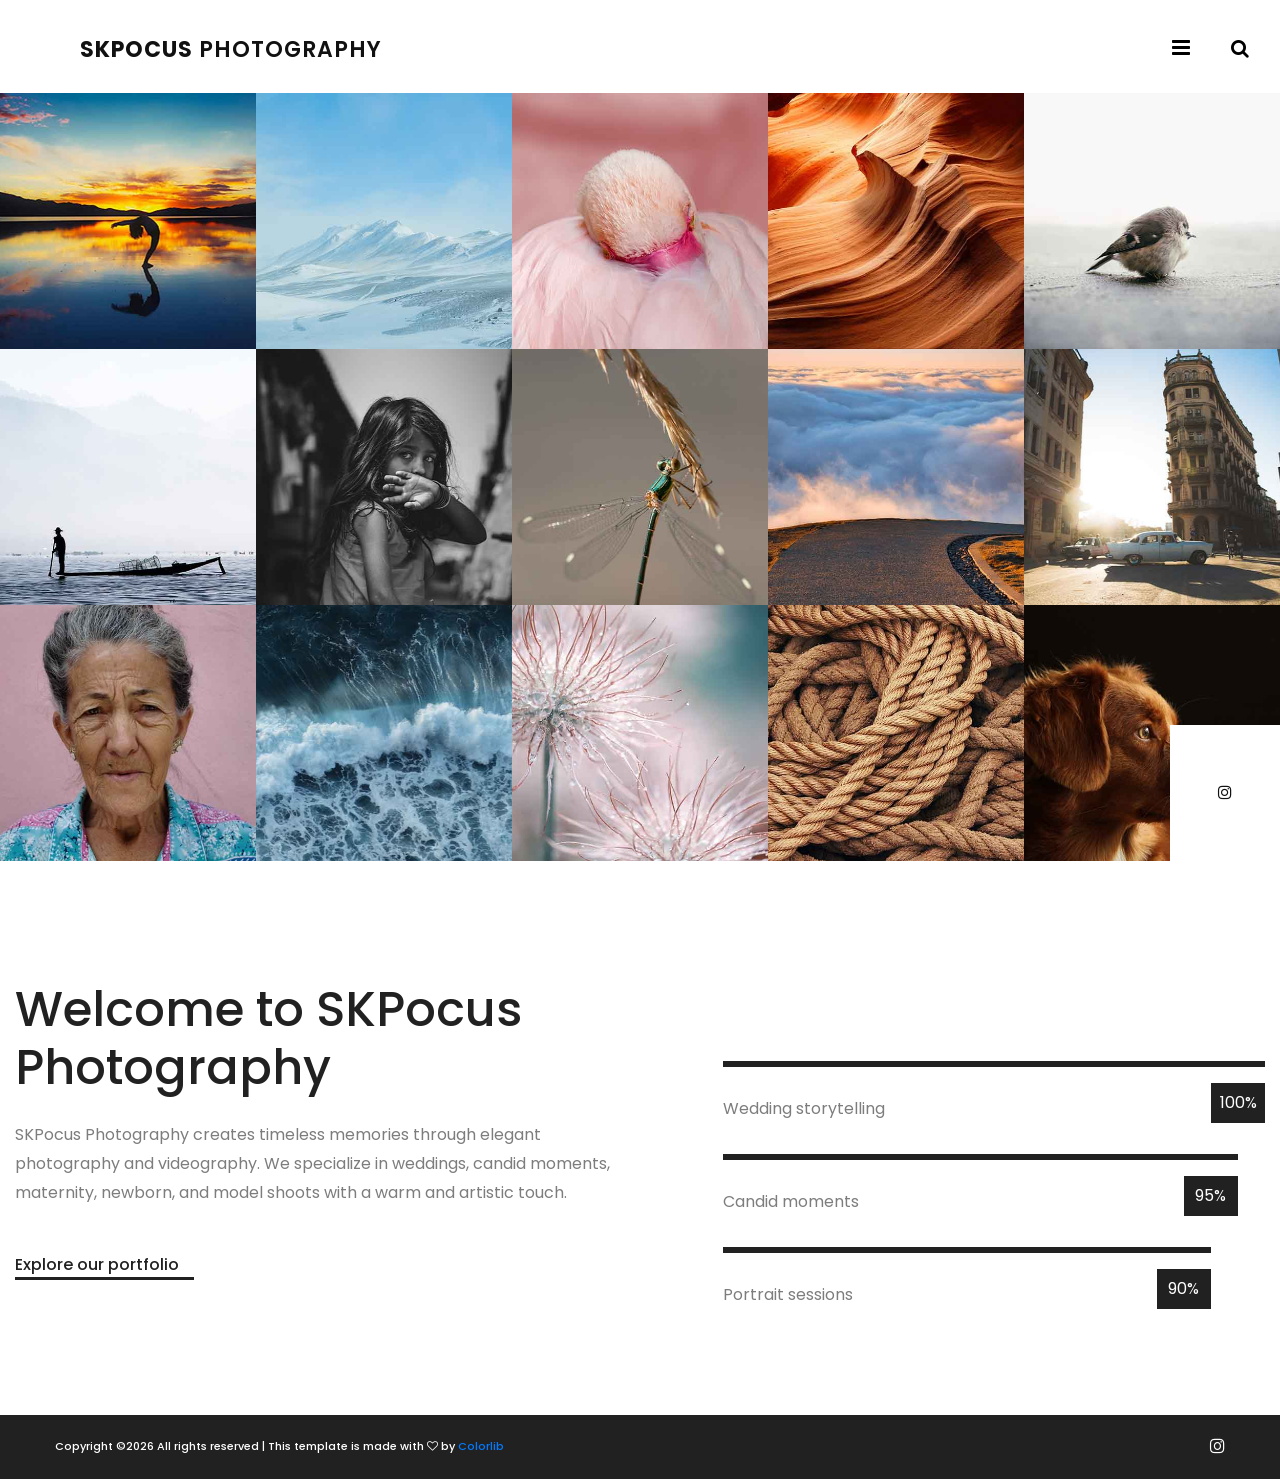
<file: index.html>
<!DOCTYPE html>
<html lang="zxx">
<head>
	<title>SKPocus Photography | Photography & Videography</title>
	<meta charset="UTF-8">
	<meta name="description" content="SKPocus Photography offers photography and videography for weddings, candid moments, maternity, newborn, and model shoots in Chennai, Tamil Nadu.">
	<meta name="keywords" content="photography, videography, wedding, candid, maternity, newborn, model shoot, Chennai">
	<meta name="viewport" content="width=device-width, initial-scale=1.0">
	
	<!-- Favicon -->
	<link href="img/favicon.ico" rel="shortcut icon"/>

	<!-- Google font -->
	<link href="https://fonts.googleapis.com/css?family=Poppins:300,300i,400,400i,500,500i,600,600i,700,700i&display=swap" rel="stylesheet">

	<!-- Stylesheets -->
	<link rel="stylesheet" href="css/bootstrap.min.css"/>
	<link rel="stylesheet" href="css/font-awesome.min.css"/>
	<link rel="stylesheet" href="css/magnific-popup.css"/>
	<link rel="stylesheet" href="css/slicknav.min.css"/>
	<link rel="stylesheet" href="css/owl.carousel.min.css"/>

	<!-- Main Stylesheets -->
	<link rel="stylesheet" href="css/style.css"/>


	<!--[if lt IE 9]>
		<script src="https://oss.maxcdn.com/html5shiv/3.7.2/html5shiv.min.js"></script>
		<script src="https://oss.maxcdn.com/respond/1.4.2/respond.min.js"></script>
	<![endif]-->

</head>
<body>
	<!-- Page Preloder -->
	<div id="preloder">
		<div class="loader"></div>
	</div>

	<!-- Header section  -->
	<header class="header-section">
		<a href="index.html" class="site-logo"><span class="brand-mark">SKPOCUS</span> PHOTOGRAPHY</a>
		<div class="header-controls">
			<button class="nav-switch-btn"><i class="fa fa-bars"></i></button>
			<button class="search-btn"><i class="fa fa-search"></i></button>
		</div>
		<ul class="main-menu">
			<li><a href="index.html">Home</a></li>
			<li><a href="about.html">About US</a></li>
			<li>
				<a href="portfolio.html">Portfolio</a>
				<ul class="sub-menu">
					<!-- wedding, candid, maternity, newborn, and model shoot work -->
					<li><a href="portfolio-1.html">Wedding Photography</a></li>
					<li><a href="portfolio-2.html">Candid Photography</a></li>
					<li><a href="portfolio-3.html">Maternity Photography</a></li>
					<li><a href="portfolio-4.html">Newborn Photography</a></li>
					<li><a href="portfolio-5.html">Model Photography</a></li>
				</ul>
			</li>

			<li><a href="contact.html">Contact</a></li>
			<li class="search-mobile">
				<button class="search-btn"><i class="fa fa-search"></i></button>
			</li>
		</ul>
	</header>
	<div class="clearfix"></div>
	<!-- Header section end  -->

	<!-- Hero section  -->
	<div class="hero-section">
		<div class="hero-slider owl-carousel">
			<div class="hero-item portfolio-item set-bg" data-setbg="img/portfolio/1.jpg">
				<a href="portfolio.html" class="hero-link">
					<h2>Take a look at my Portfolio</h2>
				</a>
			</div>
			<div class="hero-item portfolio-item set-bg" data-setbg="img/portfolio/2.jpg">
				<a href="portfolio.html" class="hero-link">
					<h2>Take a look at my Portfolio</h2>
				</a>
			</div>
			<div class="hero-item portfolio-item set-bg" data-setbg="img/portfolio/3.jpg">
				<a href="portfolio.html" class="hero-link">
					<h2>Take a look at my Portfolio</h2>
				</a>
			</div>
			<div class="hero-item portfolio-item set-bg" data-setbg="img/portfolio/4.jpg">
				<a href="portfolio.html" class="hero-link">
					<h2>Take a look at my Portfolio</h2>
				</a>
			</div>
			<div class="hero-item portfolio-item set-bg" data-setbg="img/portfolio/5.jpg">
				<a href="portfolio.html" class="hero-link">
					<h2>Take a look at my Portfolio</h2>
				</a>
			</div>
			<div class="hero-item portfolio-item set-bg" data-setbg="img/portfolio/6.jpg">
				<a href="portfolio.html" class="hero-link">
					<h2>Take a look at my Portfolio</h2>
				</a>
			</div>
			<div class="hero-item portfolio-item set-bg" data-setbg="img/portfolio/7.jpg">
				<a href="portfolio.html" class="hero-link">
					<h2>Take a look at my Portfolio</h2>
				</a>
			</div>
		</div>
		<div class="hero-slider owl-carousel">
			<div class="hero-item portfolio-item set-bg" data-setbg="img/portfolio/8.jpg">
				<a href="portfolio.html" class="hero-link">
					<h2>Take a look at my Portfolio</h2>
				</a>
			</div>
			<div class="hero-item portfolio-item set-bg" data-setbg="img/portfolio/9.jpg">
				<a href="portfolio.html" class="hero-link">
					<h2>Take a look at my Portfolio</h2>
				</a>
			</div>
			<div class="hero-item portfolio-item set-bg" data-setbg="img/portfolio/10.jpg">
				<a href="portfolio.html" class="hero-link">
					<h2>Take a look at my Portfolio</h2>
				</a></div>
			<div class="hero-item portfolio-item set-bg" data-setbg="img/portfolio/11.jpg">
				<a href="portfolio.html" class="hero-link">
					<h2>Take a look at my Portfolio</h2>
				</a>
			</div>
			<div class="hero-item portfolio-item set-bg" data-setbg="img/portfolio/12.jpg">
				<a href="portfolio.html" class="hero-link">
					<h2>Take a look at my Portfolio</h2>
				</a>
			</div>
			<div class="hero-item portfolio-item set-bg" data-setbg="img/portfolio/13.jpg">
				<a href="portfolio.html" class="hero-link">
					<h2>Take a look at my Portfolio</h2>
				</a>
			</div>
			<div class="hero-item portfolio-item set-bg" data-setbg="img/portfolio/14.jpg">
				<a href="portfolio.html" class="hero-link">
					<h2>Take a look at my Portfolio</h2>
				</a>
			</div>
		</div>
		<div class="hero-slider owl-carousel">
			<div class="hero-item portfolio-item set-bg" data-setbg="img/portfolio/15.jpg">
				<a href="portfolio.html" class="hero-link">
					<h2>Take a look at my Portfolio</h2>
				</a>
			</div>
			<div class="hero-item portfolio-item set-bg" data-setbg="img/portfolio/16.jpg">
				<a href="portfolio.html" class="hero-link">
					<h2>Take a look at my Portfolio</h2>
				</a>
			</div>
			<div class="hero-item portfolio-item set-bg" data-setbg="img/portfolio/17.jpg">
				<a href="portfolio.html" class="hero-link">
					<h2>Take a look at my Portfolio</h2>
				</a>
			</div>
			<div class="hero-item portfolio-item set-bg" data-setbg="img/portfolio/18.jpg">
				<a href="portfolio.html" class="hero-link">
					<h2>Take a look at my Portfolio</h2>
				</a>
			</div>
			<div class="hero-item portfolio-item set-bg" data-setbg="img/portfolio/19.jpg">
				<a href="portfolio.html" class="hero-link">
					<h2>Take a look at my Portfolio</h2>
				</a>
			</div>
			<div class="hero-item portfolio-item set-bg" data-setbg="img/portfolio/20.jpg">
				<a href="portfolio.html" class="hero-link">
					<h2>Take a look at my Portfolio</h2>
				</a>
			</div>
			<div class="hero-item portfolio-item set-bg" data-setbg="img/portfolio/21.jpg">
				<a href="portfolio.html" class="hero-link">
					<h2>Take a look at my Portfolio</h2>
				</a>
			</div>
		</div>
		<div class="hero-social-links">
			<!--<a href=""><i class="fa fa-pinterest"></i></a>-->
			<!--<a href=""><i class="fa fa-facebook"></i></a> -->
			<!--<a href=""><i class="fa fa-twitter"></i></a>-->
			<!--<a href=""><i class="fa fa-dribbble"></i></a>-->
			<!--<a href=""><i class="fa fa-behance"></i></a>-->
			<a class="site-instagram" href="#"><i class="fa fa-instagram"></i></a>
		</div>
	</div>
	<!-- Hero section end  -->
	
	<!-- Intro section   -->
	<section class="intro-section">
		<div class="intro-warp">
			<div class="container-fluid">
				<div class="row">
					<div class="col-xl-6 col-lg-7 p-0">
						<div class="intro-text">
					<h2>Welcome to <span class="site-name"></span></h2>
					<p><span class="site-name"></span> creates timeless memories through elegant photography and videography. We specialize in weddings, candid moments, maternity, newborn, and model shoots with a warm and artistic touch.</p>
					<a href="portfolio.html" class="sp-link">Explore our portfolio</a>
						</div>
					</div>
					<div class="col-xl-6 col-lg-5 p-0">
						<div class="skill-warp">
							<div class="single-progress-item">
								<div class="progress-bar-style" data-progress="100"></div>
								<p>Wedding storytelling</p>
							</div>
							<div class="single-progress-item">
								<div class="progress-bar-style" data-progress="95"></div>
								<p>Candid moments</p>
							</div>
							<div class="single-progress-item">
								<div class="progress-bar-style" data-progress="90"></div>
								<p>Portrait sessions</p>
							</div>
						</div>
					</div>
				</div>
			</div>
		</div>
	</section>
	<!-- Intro section end  -->
	
	<!-- Footer section   -->
	<footer class="footer-section">
		<div class="container-fluid">
			<div class="row">
				<div class="col-md-6 order-1 order-md-2">
					<div class="footer-social-links">
						<!--	<a href=""><i class="fa fa-pinterest"></i></a> -->
						<!--	<a href=""><i class="fa fa-facebook"></i></a> -->
						<!--	<a href=""><i class="fa fa-twitter"></i></a> -->
						<!--	<a href=""><i class="fa fa-dribbble"></i></a> -->
						<!--	<a href=""><i class="fa fa-behance"></i></a> -->
						<a class="site-instagram" href="#"><i class="fa fa-instagram"></i></a>
					</div>
				</div>
				<div class="col-md-6 order-2 order-md-1">
					<div class="copyright"><!-- Link back to Colorlib can't be removed. Template is licensed under CC BY 3.0. -->
Copyright &copy;<script>document.write(new Date().getFullYear());</script> All rights reserved | This template is made with <i class="fa fa-heart-o" aria-hidden="true"></i> by <a href="https://colorlib.com" target="_blank">Colorlib</a>
<!-- Link back to Colorlib can't be removed. Template is licensed under CC BY 3.0. -->
</div>	
				</div>
			</div>
		</div>
	</footer>
	<!-- Footer section end  -->

	<!-- Search model -->
	<div class="search-model">
		<div class="h-100 d-flex align-items-center justify-content-center">
			<div class="search-close-switch">+</div>
			<form class="search-model-form">
				<input type="text" id="search-input" placeholder="Search here.....">
			</form>
		</div>
	</div>
	<!-- Search model end -->

	<!--====== Javascripts & Jquery ======-->
	<script src="js/site-config.js"></script>
	<script src="js/jquery-3.2.1.min.js"></script>
	<script src="js/bootstrap.min.js"></script>
	<script src="js/jquery.slicknav.min.js"></script>
	<script src="js/owl.carousel.min.js"></script>
	<script src="js/jquery.magnific-popup.min.js"></script>
	<script src="js/circle-progress.min.js"></script>
	<script src="js/mixitup.min.js"></script>
	<script src="js/instafeed.min.js"></script>
	<script src="js/masonry.pkgd.min.js"></script>
	<script src="js/main.js"></script>

	</body>
</html>
</file>
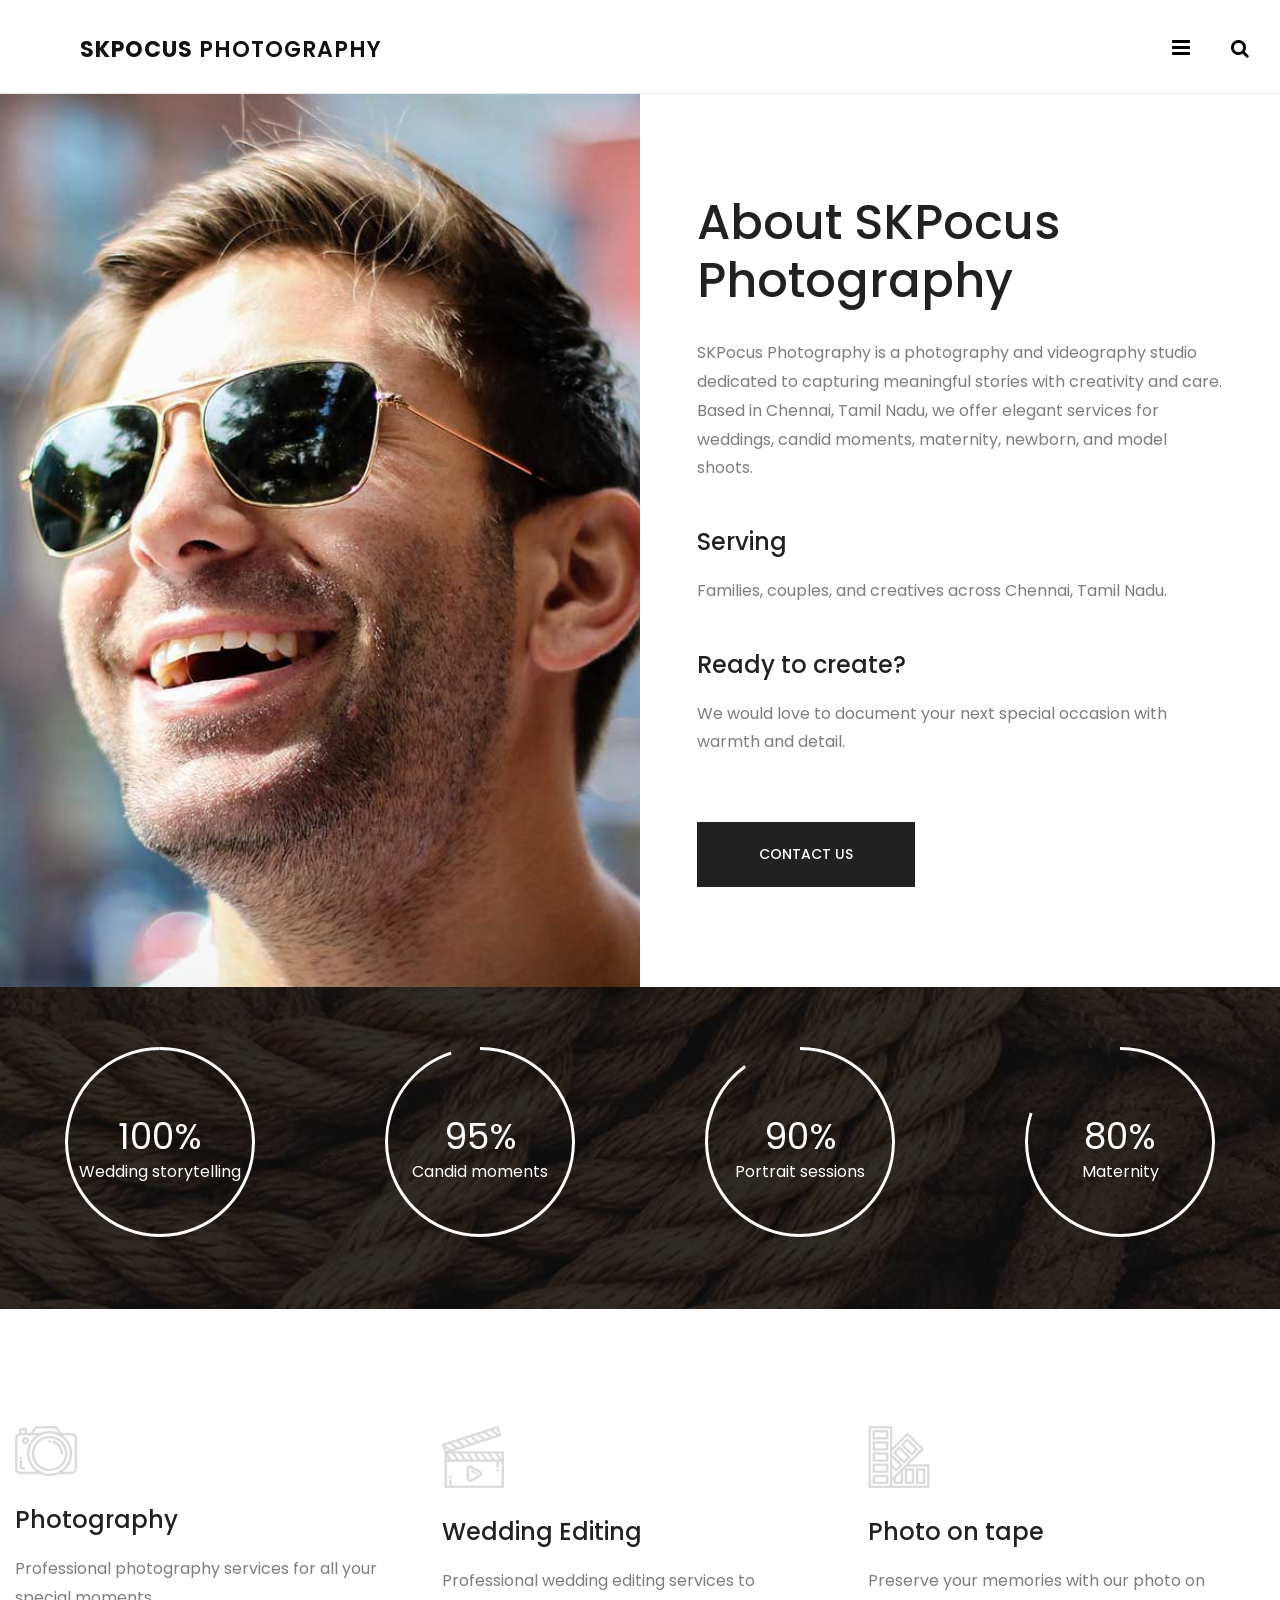
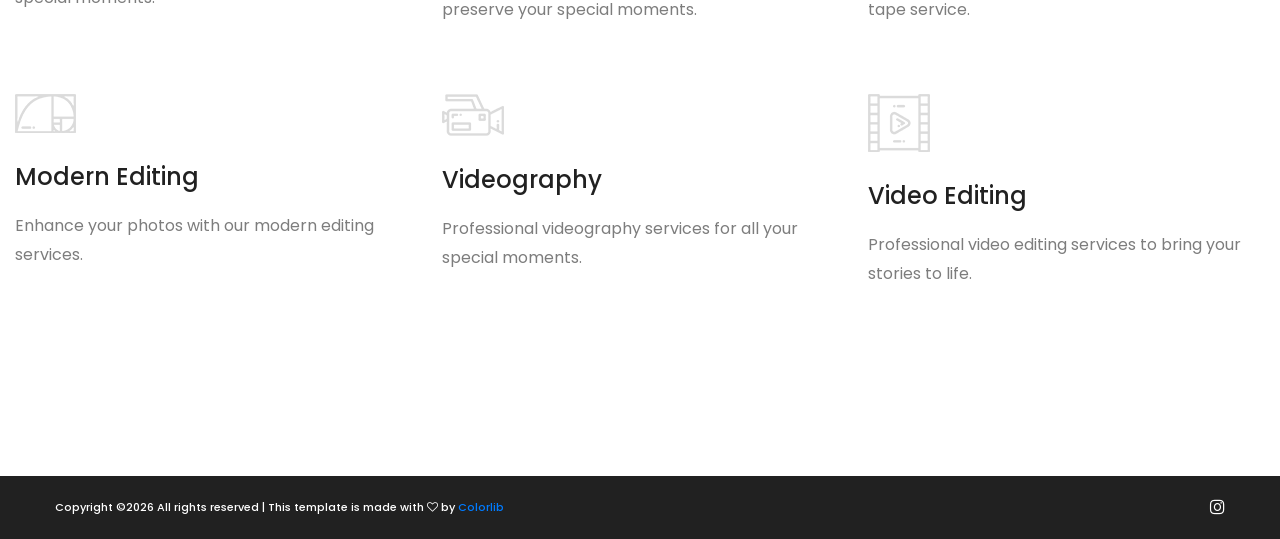
<file: about.html>
<!DOCTYPE html>
<html lang="zxx">
<head>
	<title>About SKPocus Photography | Photography & Videography</title>
	<meta charset="UTF-8">
	<meta name="description" content="Learn about SKPocus Photography, a creative photography and videography studio based in Chennai, Tamil Nadu.">
	<meta name="keywords" content="about SKPocus Photography, photography studio, videography Chennai">
	<meta name="viewport" content="width=device-width, initial-scale=1.0">
	
	<!-- Favicon -->
	<link href="img/favicon.ico" rel="shortcut icon"/>

	<!-- Google font -->
	<link href="https://fonts.googleapis.com/css?family=Poppins:300,300i,400,400i,500,500i,600,600i,700,700i&display=swap" rel="stylesheet">

	<!-- Stylesheets -->
	<link rel="stylesheet" href="css/bootstrap.min.css"/>
	<link rel="stylesheet" href="css/font-awesome.min.css"/>
	<link rel="stylesheet" href="css/magnific-popup.css"/>
	<link rel="stylesheet" href="css/slicknav.min.css"/>
	<link rel="stylesheet" href="css/owl.carousel.min.css"/>

	<!-- Main Stylesheets -->
	<link rel="stylesheet" href="css/style.css"/>


	<!--[if lt IE 9]>
		<script src="https://oss.maxcdn.com/html5shiv/3.7.2/html5shiv.min.js"></script>
		<script src="https://oss.maxcdn.com/respond/1.4.2/respond.min.js"></script>
	<![endif]-->

</head>
<body>
	<!-- Page Preloder -->
	<div id="preloder">
		<div class="loader"></div>
	</div>

	<!-- Header section  -->
	<header class="header-section hs-bd">
		<a href="index.html" class="site-logo"><span class="brand-mark">SKPOCUS</span> PHOTOGRAPHY</a>
		<div class="header-controls">
			<button class="nav-switch-btn"><i class="fa fa-bars"></i></button>
			<button class="search-btn"><i class="fa fa-search"></i></button>
		</div>
		<ul class="main-menu">
			<li><a href="index.html">Home</a></li>
			<li><a href="about.html">About US</a></li>
			<li>
				<a href="portfolio.html">Portfolio</a>
				<ul class="sub-menu">
					<!-- wedding, candid, maternity, newborn, and model shoot work -->
					<li><a href="portfolio-1.html">Wedding Photography</a></li>
					<li><a href="portfolio-2.html">Candid Photography</a></li>
					<li><a href="portfolio-3.html">Maternity Photography</a></li>
					<li><a href="portfolio-4.html">Newborn Photography</a></li>
					<li><a href="portfolio-5.html">Model Photography</a></li>
				</ul>
			</li>

			<li><a href="contact.html">Contact</a></li>
			<li class="search-mobile">
				<button class="search-btn"><i class="fa fa-search"></i></button>
			</li>
		</ul>
	</header>
	<div class="clearfix"></div>
	<!-- Header section end  -->

	<!-- About section  -->
	<section class="about-section">
		<div class="container-fluid">
			<div class="row">
				<div class="col-lg-6 p-0">
					<div class="about-bg set-bg" data-setbg="img/about.jpg"></div>
				</div>
				<div class="col-lg-6 p-0">
					<div class="about-text">
					<h2>About <span class="site-name"></span></h2>
					<p><span class="site-name"></span> is a photography and videography studio dedicated to capturing meaningful stories with creativity and care. Based in <span class="site-city"></span>, we offer elegant services for weddings, candid moments, maternity, newborn, and model shoots.</p>
					<h4>Serving</h4>
					<p>Families, couples, and creatives across <span class="site-city"></span>.</p>
					<h4>Ready to create?</h4>
					<p>We would love to document your next special occasion with warmth and detail.</p>
					<a href="contact.html" class="site-btn">Contact us</a>
					</div>
				</div>
			</div>
		</div>
	</section>
	<!-- About section end  -->
	
	<!-- Skills section  -->
	<div class="skill-section set-bg" data-setbg="img/skills-bg.jpg">
		<div class="container-fluid">
			<div class="row">
				<div class="col-lg-3 col-sm-6">
					<div class="circle-progress text-white" data-cptitle="Wedding storytelling" data-cpid="id-1" data-cpvalue="100" data-cpcolor="#ffffff"></div>
				</div>
				<div class="col-lg-3 col-sm-6">
					<div class="circle-progress text-white" data-cptitle="Candid moments" data-cpid="id-2" data-cpvalue="95" data-cpcolor="#ffffff"></div>
				</div>
				<div class="col-lg-3 col-sm-6">
					<div class="circle-progress text-white" data-cptitle="Portrait sessions" data-cpid="id-3" data-cpvalue="90" data-cpcolor="#ffffff"></div>
				</div>
				<div class="col-lg-3 col-sm-6">
					<div class="circle-progress text-white" data-cptitle="Maternity" data-cpid="id-4" data-cpvalue="80" data-cpcolor="#ffffff"></div>
				</div>
			</div>
		</div>
	</div>
	<!-- Skills section end  -->
	
	<!-- Services section  -->
	<section class="services-section">
		<div class="container-fluid">
			<div class="row">
				<div class="col-lg-4 col-md-6">
					<div class="services-item">
						<img src="img/icons/1.png" alt="">
						<h4>Photography</h4>
						<p>Professional photography services for all your special moments.														
						</p>
					</div>
				</div>
				<div class="col-lg-4 col-md-6">
					<div class="services-item">
						<img src="img/icons/2.png" alt="">
						<h4>Wedding Editing</h4>
						<p>Professional wedding editing services to preserve your special moments.														
						</p>
					</div>
				</div>
				<div class="col-lg-4 col-md-6">
					<div class="services-item">
						<img src="img/icons/3.png" alt="">
						<h4>Photo on tape</h4>
						<p>Preserve your memories with our photo on tape service.														
						</p>
					</div>
				</div>
				<div class="col-lg-4 col-md-6">
					<div class="services-item">
						<img src="img/icons/4.png" alt="">
						<h4>Modern Editing</h4>
						<p>Enhance your photos with our modern editing services.														
						</p>
					</div>
				</div>
				<div class="col-lg-4 col-md-6">
					<div class="services-item">
						<img src="img/icons/5.png" alt="">
						<h4>Videography</h4>
						<p>Professional videography services for all your special moments.														
						</p>
					</div>
				</div>
				<div class="col-lg-4 col-md-6">
					<div class="services-item">
						<img src="img/icons/6.png" alt="">
						<h4>Video Editing</h4>
						<p>Professional video editing services to bring your stories to life.														
						</p>
					</div>
				</div>
			</div>
		</div>
	</section>
	<!-- Services section end  -->

	<!-- Instagram section -->
	<!--<div class="instagram-section"> -->
		<!--<h6>Instagram Feed</h6>-->
		<!--<div id="instafeed" class="instagram-slider owl-carousel"></div>-->
	<!--</div>-->
	<!-- Instagram section end -->
	
	
	<!-- Footer section   -->
	<footer class="footer-section">
		<div class="container-fluid">
			<div class="row">
				<div class="col-md-6 order-1 order-md-2">
					<div class="footer-social-links">
						<!--	<a href=""><i class="fa fa-pinterest"></i></a> -->
						<!--	<a href=""><i class="fa fa-facebook"></i></a> -->
						<!--	<a href=""><i class="fa fa-twitter"></i></a> -->
						<!--	<a href=""><i class="fa fa-dribbble"></i></a> -->
						<!--	<a href=""><i class="fa fa-behance"></i></a> -->
						<a class="site-instagram" href="#"><i class="fa fa-instagram"></i></a>
					</div>
				</div>
				<div class="col-md-6 order-2 order-md-1">
					<div class="copyright"><!-- Link back to Colorlib can't be removed. Template is licensed under CC BY 3.0. -->
Copyright &copy;<script>document.write(new Date().getFullYear());</script> All rights reserved | This template is made with <i class="fa fa-heart-o" aria-hidden="true"></i> by <a href="https://colorlib.com" target="_blank">Colorlib</a>
<!-- Link back to Colorlib can't be removed. Template is licensed under CC BY 3.0. -->
</div>	
				</div>
			</div>
		</div>
	</footer>
	<!-- Footer section end  -->

	<!-- Search model -->
	<div class="search-model">
		<div class="h-100 d-flex align-items-center justify-content-center">
			<div class="search-close-switch">+</div>
			<form class="search-model-form">
				<input type="text" id="search-input" placeholder="Search here.....">
			</form>
		</div>
	</div>
	<!-- Search model end -->

	<!--====== Javascripts & Jquery ======-->
	<script src="js/site-config.js"></script>
	<script src="js/jquery-3.2.1.min.js"></script>
	<script src="js/bootstrap.min.js"></script>
	<script src="js/jquery.slicknav.min.js"></script>
	<script src="js/owl.carousel.min.js"></script>
	<script src="js/jquery.magnific-popup.min.js"></script>
	<script src="js/circle-progress.min.js"></script>
	<script src="js/mixitup.min.js"></script>
	<script src="js/instafeed.min.js"></script>
	<script src="js/masonry.pkgd.min.js"></script>
	<script src="js/main.js"></script>

	</body>
</html>
</file>
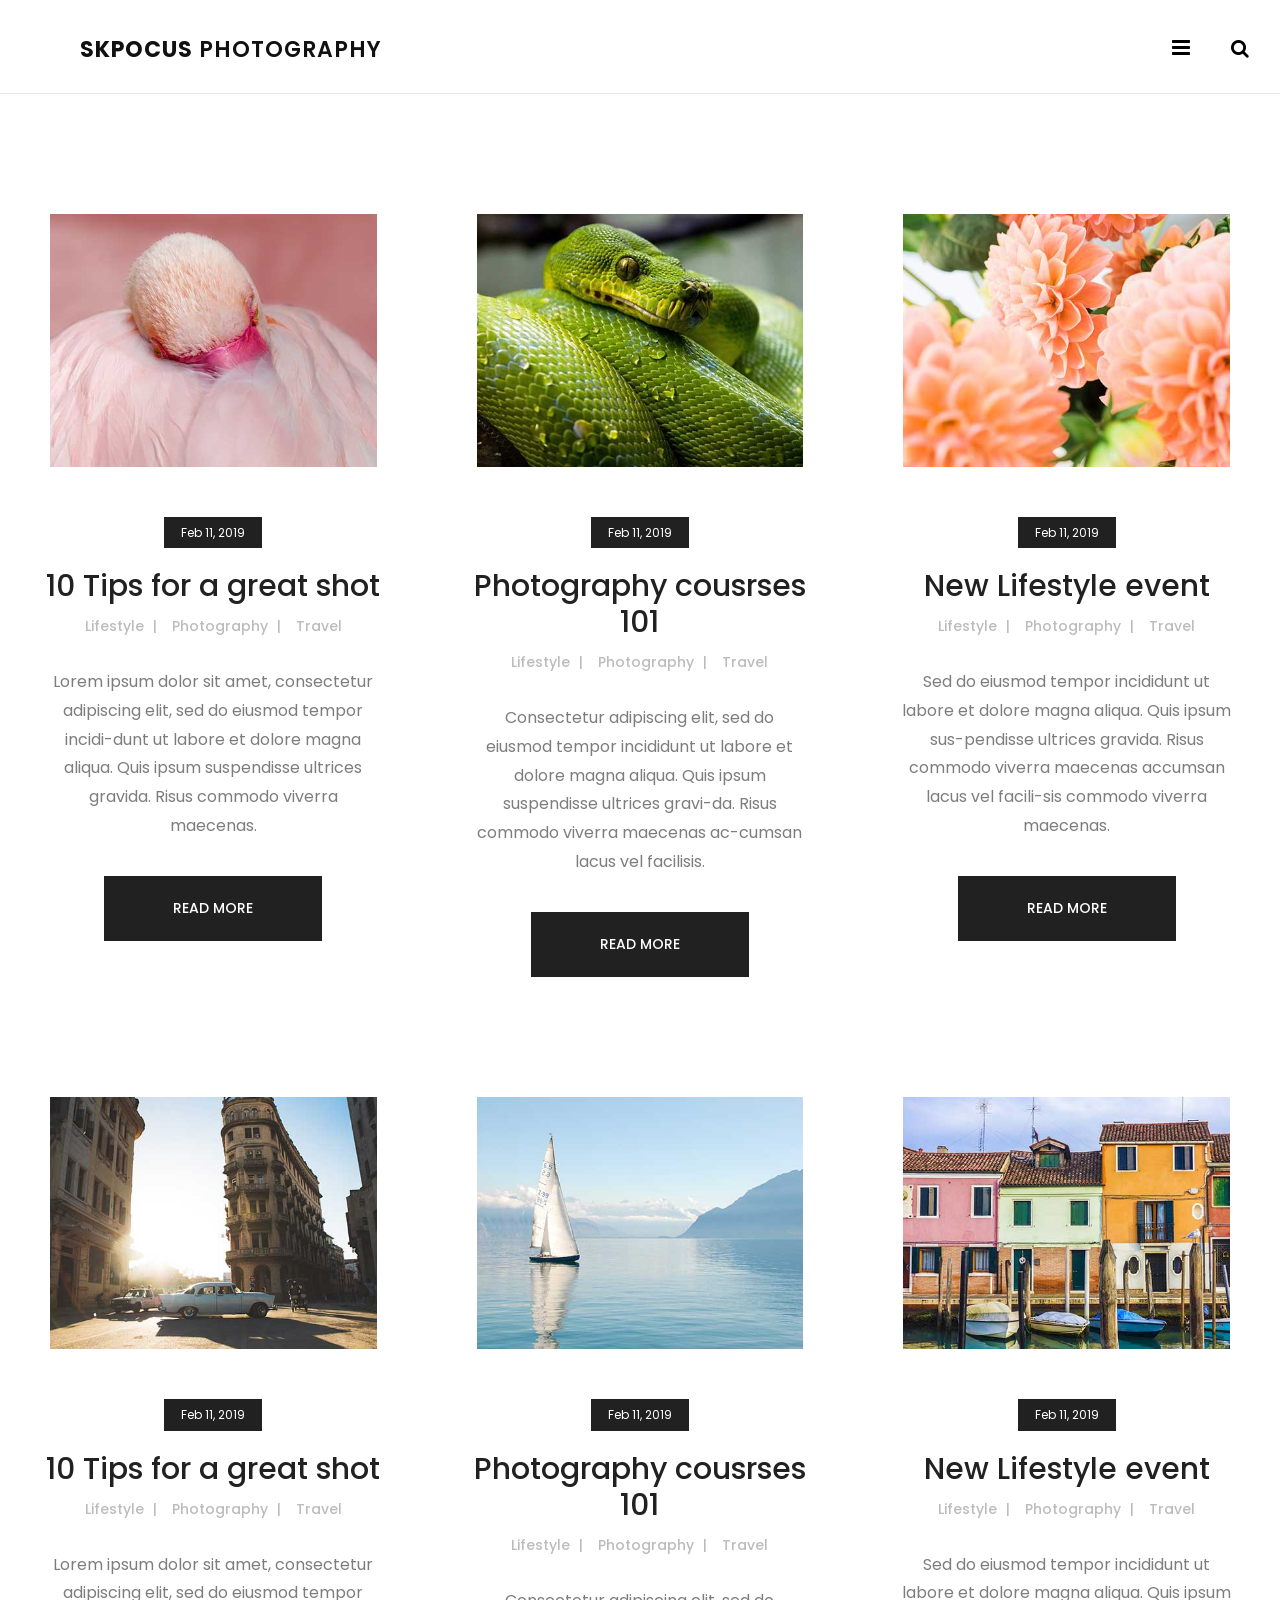
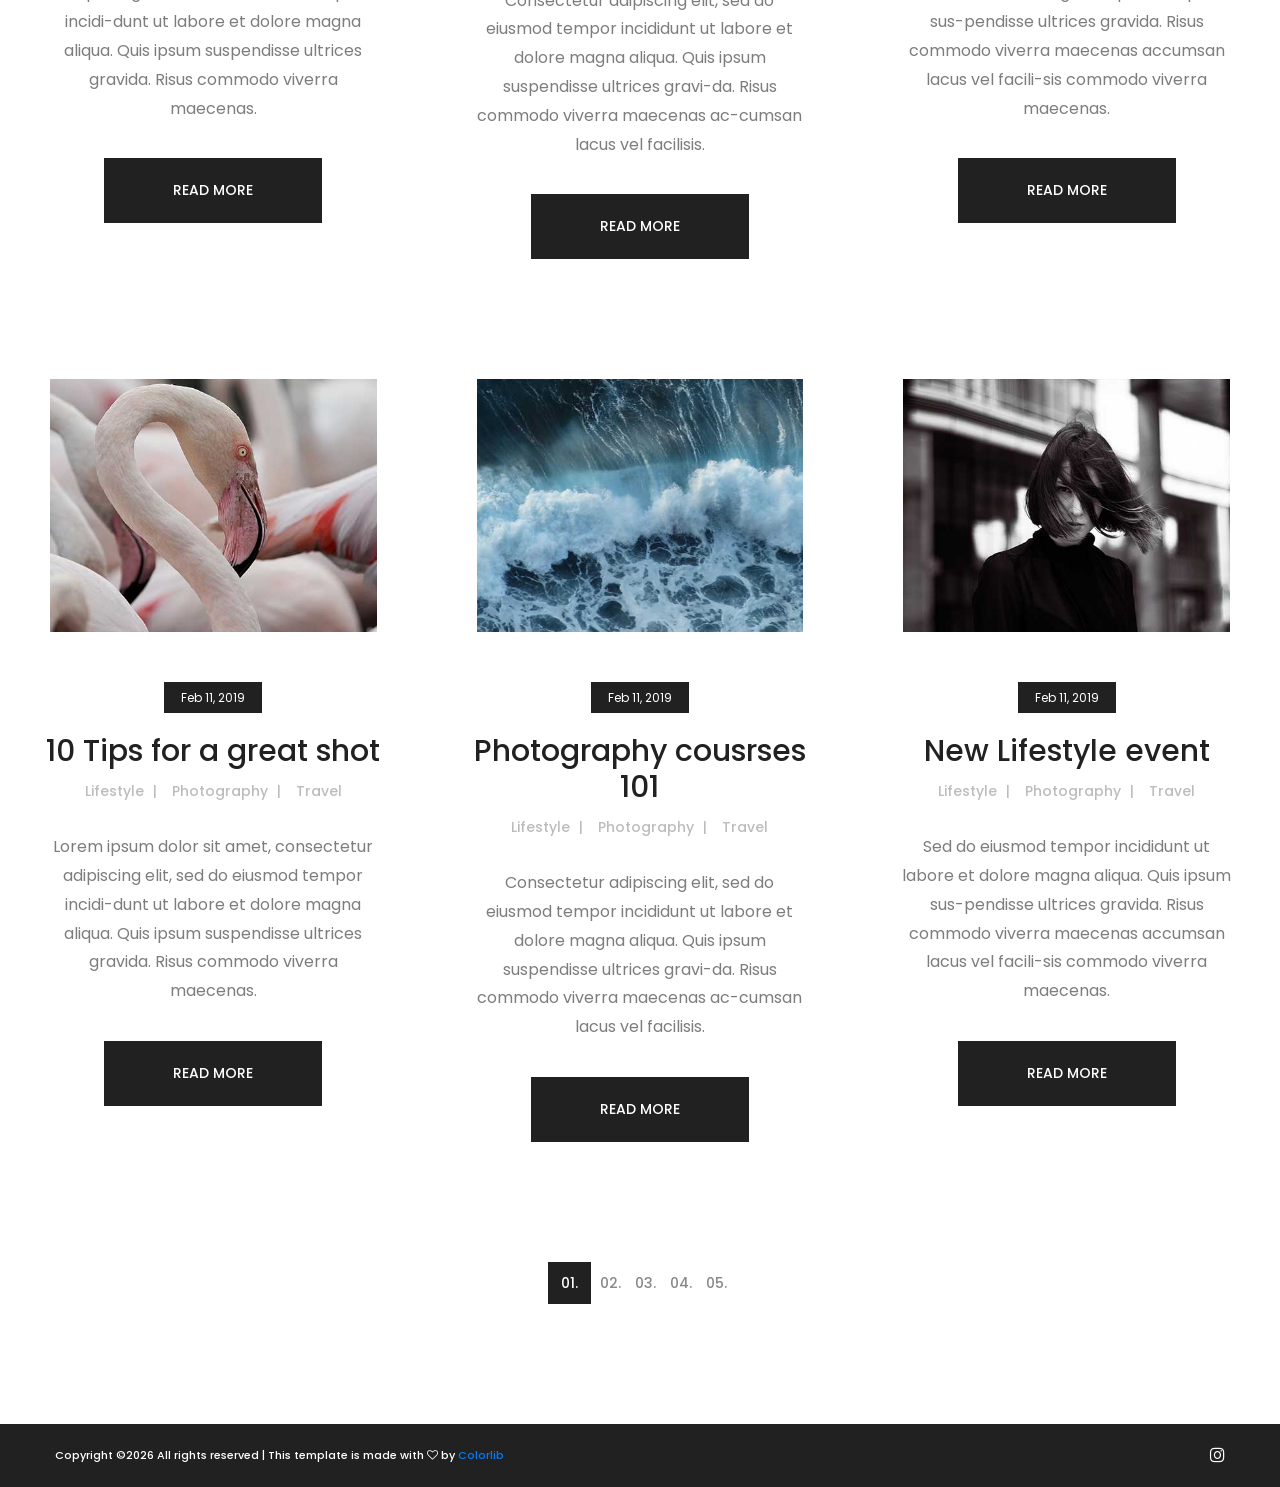
<file: blog.html>
<!DOCTYPE html>
<html lang="zxx">
<head>
	<title>Photographer | HTML Template</title>
	<meta charset="UTF-8">
	<meta name="description" content="Photographer html template">
	<meta name="keywords" content="photographer, html">
	<meta name="viewport" content="width=device-width, initial-scale=1.0">
	
	<!-- Favicon -->
	<link href="img/favicon.ico" rel="shortcut icon"/>

	<!-- Google font -->
	<link href="https://fonts.googleapis.com/css?family=Poppins:300,300i,400,400i,500,500i,600,600i,700,700i&display=swap" rel="stylesheet">

	<!-- Stylesheets -->
	<link rel="stylesheet" href="css/bootstrap.min.css"/>
	<link rel="stylesheet" href="css/font-awesome.min.css"/>
	<link rel="stylesheet" href="css/magnific-popup.css"/>
	<link rel="stylesheet" href="css/slicknav.min.css"/>
	<link rel="stylesheet" href="css/owl.carousel.min.css"/>

	<!-- Main Stylesheets -->
	<link rel="stylesheet" href="css/style.css"/>


	<!--[if lt IE 9]>
		<script src="https://oss.maxcdn.com/html5shiv/3.7.2/html5shiv.min.js"></script>
		<script src="https://oss.maxcdn.com/respond/1.4.2/respond.min.js"></script>
	<![endif]-->

</head>
<body>
	<!-- Page Preloder -->
	<div id="preloder">
		<div class="loader"></div>
	</div>

	<!-- Header section  -->
	<header class="header-section hs-bd">
		<a href="index.html" class="site-logo"><span class="brand-mark">SKPOCUS</span> PHOTOGRAPHY</a>
		<div class="header-controls">
			<button class="nav-switch-btn"><i class="fa fa-bars"></i></button>
			<button class="search-btn"><i class="fa fa-search"></i></button>
		</div>
		<ul class="main-menu">
			<li><a href="index.html">Home</a></li>
			<li><a href="about.html">About the Artist </a></li>
			<li>
				<a href="#">Portfolio</a>
				<ul class="sub-menu">
					<li><a href="portfolio.html">Portfolio 1</a></li>
					<li><a href="portfolio-1.html">Portfolio 2</a></li>
					<li><a href="portfolio-2.html">Portfolio 3</a></li>
				</ul>
			</li>
			<li><a href="contact.html">Contact</a></li>
			<li class="search-mobile">
				<button class="search-btn"><i class="fa fa-search"></i></button>
			</li>
		</ul>
	</header>
	<div class="clearfix"></div>
	<!-- Header section end  -->

	<!-- Blog section  -->
	<section class="blog-section">
		<div class="blog-warp">
			<div class="row">
				<div class="col-lg-4 col-sm-6">
					<div class="blog-post">
						<img src="img/blog/1.jpg" alt="">
						<div class="blog-date">Feb 11, 2019</div>
						<h3>10 Tips for a great shot</h3>
						<div class="blog-cata">
							<span>Lifestyle</span>
							<span>Photography</span>
							<span>Travel</span>
						</div>
						<p>Lorem ipsum dolor sit amet, consectetur adipiscing elit, sed do eiusmod tempor incidi-dunt ut labore et dolore magna aliqua. Quis ipsum suspendisse ultrices gravida. Risus commodo viverra maecenas.</p>
						<a href="" class="site-btn">Read more</a>
					</div>
				</div>
				<div class="col-lg-4 col-sm-6">
					<div class="blog-post">
						<img src="img/blog/2.jpg" alt="">
						<div class="blog-date">Feb 11, 2019</div>
						<h3>Photography cousrses 101</h3>
						<div class="blog-cata">
							<span>Lifestyle</span>
							<span>Photography</span>
							<span>Travel</span>
						</div>
						<p>Consectetur adipiscing elit, sed do eiusmod tempor incididunt ut labore et dolore magna aliqua. Quis ipsum suspendisse ultrices gravi-da. Risus commodo viverra maecenas ac-cumsan lacus vel facilisis.</p>
						<a href="" class="site-btn">Read more</a>
					</div>
				</div>
				<div class="col-lg-4 col-sm-6">
					<div class="blog-post">
						<img src="img/blog/3.jpg" alt="">
						<div class="blog-date">Feb 11, 2019</div>
						<h3>New Lifestyle event</h3>
						<div class="blog-cata">
							<span>Lifestyle</span>
							<span>Photography</span>
							<span>Travel</span>
						</div>
						<p>Sed do eiusmod tempor incididunt ut labore et dolore magna aliqua. Quis ipsum sus-pendisse ultrices gravida. Risus commodo viverra maecenas accumsan lacus vel facili-sis commodo viverra maecenas. </p>
						<a href="" class="site-btn">Read more</a>
					</div>
				</div>
				<div class="col-lg-4 col-sm-6">
					<div class="blog-post">
						<img src="img/blog/4.jpg" alt="">
						<div class="blog-date">Feb 11, 2019</div>
						<h3>10 Tips for a great shot</h3>
						<div class="blog-cata">
							<span>Lifestyle</span>
							<span>Photography</span>
							<span>Travel</span>
						</div>
						<p>Lorem ipsum dolor sit amet, consectetur adipiscing elit, sed do eiusmod tempor incidi-dunt ut labore et dolore magna aliqua. Quis ipsum suspendisse ultrices gravida. Risus commodo viverra maecenas.</p>
						<a href="" class="site-btn">Read more</a>
					</div>
				</div>
				<div class="col-lg-4 col-sm-6">
					<div class="blog-post">
						<img src="img/blog/5.jpg" alt="">
						<div class="blog-date">Feb 11, 2019</div>
						<h3>Photography cousrses 101</h3>
						<div class="blog-cata">
							<span>Lifestyle</span>
							<span>Photography</span>
							<span>Travel</span>
						</div>
						<p>Consectetur adipiscing elit, sed do eiusmod tempor incididunt ut labore et dolore magna aliqua. Quis ipsum suspendisse ultrices gravi-da. Risus commodo viverra maecenas ac-cumsan lacus vel facilisis.</p>
						<a href="" class="site-btn">Read more</a>
					</div>
				</div>
				<div class="col-lg-4 col-sm-6">
					<div class="blog-post">
						<img src="img/blog/6.jpg" alt="">
						<div class="blog-date">Feb 11, 2019</div>
						<h3>New Lifestyle event</h3>
						<div class="blog-cata">
							<span>Lifestyle</span>
							<span>Photography</span>
							<span>Travel</span>
						</div>
						<p>Sed do eiusmod tempor incididunt ut labore et dolore magna aliqua. Quis ipsum sus-pendisse ultrices gravida. Risus commodo viverra maecenas accumsan lacus vel facili-sis commodo viverra maecenas. </p>
						<a href="" class="site-btn">Read more</a>
					</div>
				</div>
				<div class="col-lg-4 col-sm-6">
					<div class="blog-post">
						<img src="img/blog/7.jpg" alt="">
						<div class="blog-date">Feb 11, 2019</div>
						<h3>10 Tips for a great shot</h3>
						<div class="blog-cata">
							<span>Lifestyle</span>
							<span>Photography</span>
							<span>Travel</span>
						</div>
						<p>Lorem ipsum dolor sit amet, consectetur adipiscing elit, sed do eiusmod tempor incidi-dunt ut labore et dolore magna aliqua. Quis ipsum suspendisse ultrices gravida. Risus commodo viverra maecenas.</p>
						<a href="" class="site-btn">Read more</a>
					</div>
				</div>
				<div class="col-lg-4 col-sm-6">
					<div class="blog-post">
						<img src="img/blog/8.jpg" alt="">
						<div class="blog-date">Feb 11, 2019</div>
						<h3>Photography cousrses 101</h3>
						<div class="blog-cata">
							<span>Lifestyle</span>
							<span>Photography</span>
							<span>Travel</span>
						</div>
						<p>Consectetur adipiscing elit, sed do eiusmod tempor incididunt ut labore et dolore magna aliqua. Quis ipsum suspendisse ultrices gravi-da. Risus commodo viverra maecenas ac-cumsan lacus vel facilisis.</p>
						<a href="" class="site-btn">Read more</a>
					</div>
				</div>
				<div class="col-lg-4 col-sm-6">
					<div class="blog-post">
						<img src="img/blog/9.jpg" alt="">
						<div class="blog-date">Feb 11, 2019</div>
						<h3>New Lifestyle event</h3>
						<div class="blog-cata">
							<span>Lifestyle</span>
							<span>Photography</span>
							<span>Travel</span>
						</div>
						<p>Sed do eiusmod tempor incididunt ut labore et dolore magna aliqua. Quis ipsum sus-pendisse ultrices gravida. Risus commodo viverra maecenas accumsan lacus vel facili-sis commodo viverra maecenas. </p>
						<a href="" class="site-btn">Read more</a>
					</div>
				</div>
			</div>
			<div class="site-pagination">
				<a href="" class="current">01.</a>
				<a href="">02.</a>
				<a href="">03.</a>
				<a href="">04.</a>
				<a href="">05.</a>
			</div>
		</div>
	</section>
	<!-- Blog section end  -->
	
	<!-- Footer section   -->
	<footer class="footer-section">
		<div class="container-fluid">
			<div class="row">
				<div class="col-md-6 order-1 order-md-2">
					<div class="footer-social-links">
						<!--	<a href=""><i class="fa fa-pinterest"></i></a> -->
						<!--	<a href=""><i class="fa fa-facebook"></i></a> -->
						<!--	<a href=""><i class="fa fa-twitter"></i></a> -->
						<!--	<a href=""><i class="fa fa-dribbble"></i></a> -->
						<!--	<a href=""><i class="fa fa-behance"></i></a> -->
						<a class="site-instagram" href="#"><i class="fa fa-instagram"></i></a>
					</div>
				</div>
				<div class="col-md-6 order-2 order-md-1">
					<div class="copyright"><!-- Link back to Colorlib can't be removed. Template is licensed under CC BY 3.0. -->
Copyright &copy;<script>document.write(new Date().getFullYear());</script> All rights reserved | This template is made with <i class="fa fa-heart-o" aria-hidden="true"></i> by <a href="https://colorlib.com" target="_blank">Colorlib</a>
<!-- Link back to Colorlib can't be removed. Template is licensed under CC BY 3.0. -->
</div>	
				</div>
			</div>
		</div>
	</footer>
	<!-- Footer section end  -->

	<!-- Search model -->
	<div class="search-model">
		<div class="h-100 d-flex align-items-center justify-content-center">
			<div class="search-close-switch">+</div>
			<form class="search-model-form">
				<input type="text" id="search-input" placeholder="Search here.....">
			</form>
		</div>
	</div>
	<!-- Search model end -->

	<!--====== Javascripts & Jquery ======-->
	<script src="js/jquery-3.2.1.min.js"></script>
	<script src="js/bootstrap.min.js"></script>
	<script src="js/jquery.slicknav.min.js"></script>
	<script src="js/owl.carousel.min.js"></script>
	<script src="js/jquery.magnific-popup.min.js"></script>
	<script src="js/circle-progress.min.js"></script>
	<script src="js/mixitup.min.js"></script>
	<script src="js/instafeed.min.js"></script>
	<script src="js/masonry.pkgd.min.js"></script>
	<script src="js/main.js"></script>

	</body>
</html>
</file>
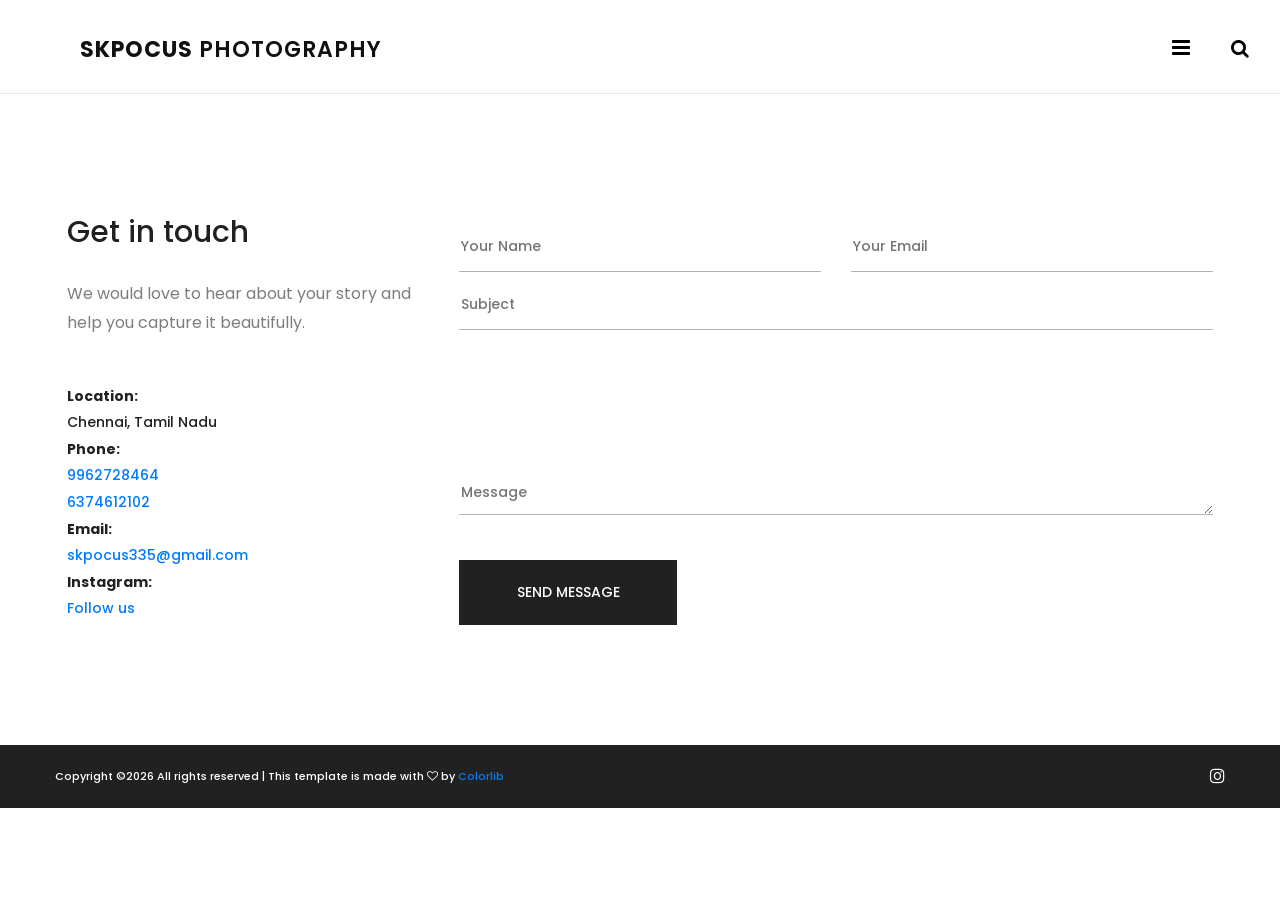
<file: contact.html>
<!DOCTYPE html>
<html lang="zxx">
<head>
	<title>Contact SKPocus Photography</title>
	<meta charset="UTF-8">
	<meta name="description" content="Get in touch with SKPocus Photography for photography and videography services in Chennai, Tamil Nadu.">
	<meta name="keywords" content="contact SKPocus Photography, photography Chennai, videography Chennai">
	<meta name="viewport" content="width=device-width, initial-scale=1.0">
	
	<!-- Favicon -->
	<link href="img/favicon.ico" rel="shortcut icon"/>

	<!-- Google font -->
	<link href="https://fonts.googleapis.com/css?family=Poppins:300,300i,400,400i,500,500i,600,600i,700,700i&display=swap" rel="stylesheet">

	<!-- Stylesheets -->
	<link rel="stylesheet" href="css/bootstrap.min.css"/>
	<link rel="stylesheet" href="css/font-awesome.min.css"/>
	<link rel="stylesheet" href="css/magnific-popup.css"/>
	<link rel="stylesheet" href="css/slicknav.min.css"/>
	<link rel="stylesheet" href="css/owl.carousel.min.css"/>

	<!-- Main Stylesheets -->
	<link rel="stylesheet" href="css/style.css"/>


	<!--[if lt IE 9]>
		<script src="https://oss.maxcdn.com/html5shiv/3.7.2/html5shiv.min.js"></script>
		<script src="https://oss.maxcdn.com/respond/1.4.2/respond.min.js"></script>
	<![endif]-->

</head>
<body>
	<!-- Page Preloder -->
	<div id="preloder">
		<div class="loader"></div>
	</div>

	<!-- Header section  -->
	<header class="header-section hs-bd">
		<a href="index.html" class="site-logo"><span class="brand-mark">SKPOCUS</span> PHOTOGRAPHY</a>
		<div class="header-controls">
			<button class="nav-switch-btn"><i class="fa fa-bars"></i></button>
			<button class="search-btn"><i class="fa fa-search"></i></button>
		</div>
		<ul class="main-menu">
			<li><a href="index.html">Home</a></li>
			<li><a href="about.html">About Us</a></li>
			<li>
				<a href="portfolio.html">Portfolio</a>
				<ul class="sub-menu">
					<li><a href="portfolio-1.html">Wedding Photography</a></li>
					<li><a href="portfolio-2.html">Candid Photography</a></li>
					<li><a href="portfolio-3.html">Maternity Photography</a></li>
					<li><a href="portfolio-4.html">Newborn Photography</a></li>
					<li><a href="portfolio-5.html">Model Photography</a></li>
				</ul>
			</li>
			<li><a href="contact.html">Contact</a></li>
			<li class="search-mobile">
				<button class="search-btn"><i class="fa fa-search"></i></button>
			</li>
		</ul>
	</header>
	<div class="clearfix"></div>
	<!-- Header section end  -->

	<!-- Google Map -->
	<!-- <div class="map">-->
		<!-- <iframe src="https://www.google.com/maps/embed?pb=!1m14!1m12!1m3!1d14376.077865872314!2d-73.879277264103!3d40.757667781624285!2m3!1f0!2f0!3f0!3m2!1i1024!2i768!4f13.1!5e0!3m2!1sen!2sbd!4v1546528920522" style="border:0" allowfullscreen></iframe>-->
	<!-- </div>-->
	<!-- Google Map end -->

	<!-- Contact section  -->
	<section class="contact-section">
		<div class="container">
			<div class="row">
				<div class="col-lg-4">
					<div class="contact-text">
						<h3>Get in touch</h3>
						<p>We would love to hear about your story and help you capture it beautifully.</p>
						<ul>
							<li><strong>Location:</strong><br><span class="site-city"></span></li>
							<li><strong>Phone:</strong><br><span class="site-phone"></span></li>
							<li><strong>Email:</strong><br><a class="site-email" href="mailto:skpocus335@gmail.com"></a></li>
							<li><strong>Instagram:</strong><br><a class="site-instagram" href="#">Follow us</a></li>
						</ul>
					</div>
				</div>
				<div class="col-lg-8">
					<form class="contact-form" id="contactForm">
						<div class="row">
							<div class="col-lg-6">
								<input type="text" name="name" placeholder="Your Name" required>
							</div>
							<div class="col-lg-6">
								<input type="email" name="email" placeholder="Your Email" required>
							</div>
							<div class="col-lg-12">
								<input type="text" name="subject" placeholder="Subject">
								<textarea class="text-msg" name="message" placeholder="Message" required></textarea>
								<button class="site-btn" type="submit">send message</button>
							</div>
						</div>
					</form>
				</div>
			</div>
		</div>
	</section>
	<!-- Contact section end  -->

	<!-- Instagram section -->
	<!-- <div class="instagram-section">-->
	<!-- 	<h6>Instagram Feed</h6>-->
	<!-- 	<div id="instafeed" class="instagram-slider owl-carousel"></div>-->
	<!-- </div>-->
	<!-- Instagram section end -->
	
	<!-- Footer section   -->
	<footer class="footer-section">
		<div class="container-fluid">
			<div class="row">
				<div class="col-md-6 order-1 order-md-2">
					<div class="footer-social-links">
						<!--	<a href=""><i class="fa fa-pinterest"></i></a> -->
						<!--	<a href=""><i class="fa fa-facebook"></i></a> -->
						<!--	<a href=""><i class="fa fa-twitter"></i></a> -->
						<!--	<a href=""><i class="fa fa-dribbble"></i></a> -->
						<!--	<a href=""><i class="fa fa-behance"></i></a> -->
						<a class="site-instagram" href="#"><i class="fa fa-instagram"></i></a>
					</div>
				</div>
				<div class="col-md-6 order-2 order-md-1">
					<div class="copyright"><!-- Link back to Colorlib can't be removed. Template is licensed under CC BY 3.0. -->
Copyright &copy;<script>document.write(new Date().getFullYear());</script> All rights reserved | This template is made with <i class="fa fa-heart-o" aria-hidden="true"></i> by <a href="https://colorlib.com" target="_blank">Colorlib</a>
<!-- Link back to Colorlib can't be removed. Template is licensed under CC BY 3.0. -->
</div>	
				</div>
			</div>
		</div>
	</footer>
	<!-- Footer section end  -->

	<!-- Search model -->
	<div class="search-model">
		<div class="h-100 d-flex align-items-center justify-content-center">
			<div class="search-close-switch">+</div>
			<form class="search-model-form">
				<input type="text" id="search-input" placeholder="Search here.....">
			</form>
		</div>
	</div>
	<!-- Search model end -->

	<!--====== Javascripts & Jquery ======-->
	<script src="js/site-config.js"></script>
	<script src="js/jquery-3.2.1.min.js"></script>
	<script src="js/bootstrap.min.js"></script>
	<script src="js/jquery.slicknav.min.js"></script>
	<script src="js/owl.carousel.min.js"></script>
	<script src="js/jquery.magnific-popup.min.js"></script>
	<script src="js/circle-progress.min.js"></script>
	<script src="js/mixitup.min.js"></script>
	<script src="js/instafeed.min.js"></script>
	<script src="js/masonry.pkgd.min.js"></script>
	<script src="js/main.js"></script>
	<script>
		(function () {
			var form = document.getElementById('contactForm');
			if (!form) return;

			form.addEventListener('submit', function (e) {
				e.preventDefault();
				var name = form.querySelector('[name="name"]').value.trim();
				var email = form.querySelector('[name="email"]').value.trim();
				var subject = form.querySelector('[name="subject"]').value.trim() || 'New inquiry';
				var message = form.querySelector('[name="message"]').value.trim();
				var recipient = (window.SKPocusConfig && window.SKPocusConfig.email) || 'skpocus335@gmail.com';
				var body = 'Name: ' + name + '\nEmail: ' + email + '\n\nMessage:\n' + message;
				var mailtoLink = 'mailto:' + recipient + '?subject=' + encodeURIComponent(subject) + '&body=' + encodeURIComponent(body);

				window.location.href = mailtoLink;
			});
		})();
	</script>

	</body>
</html>
</file>
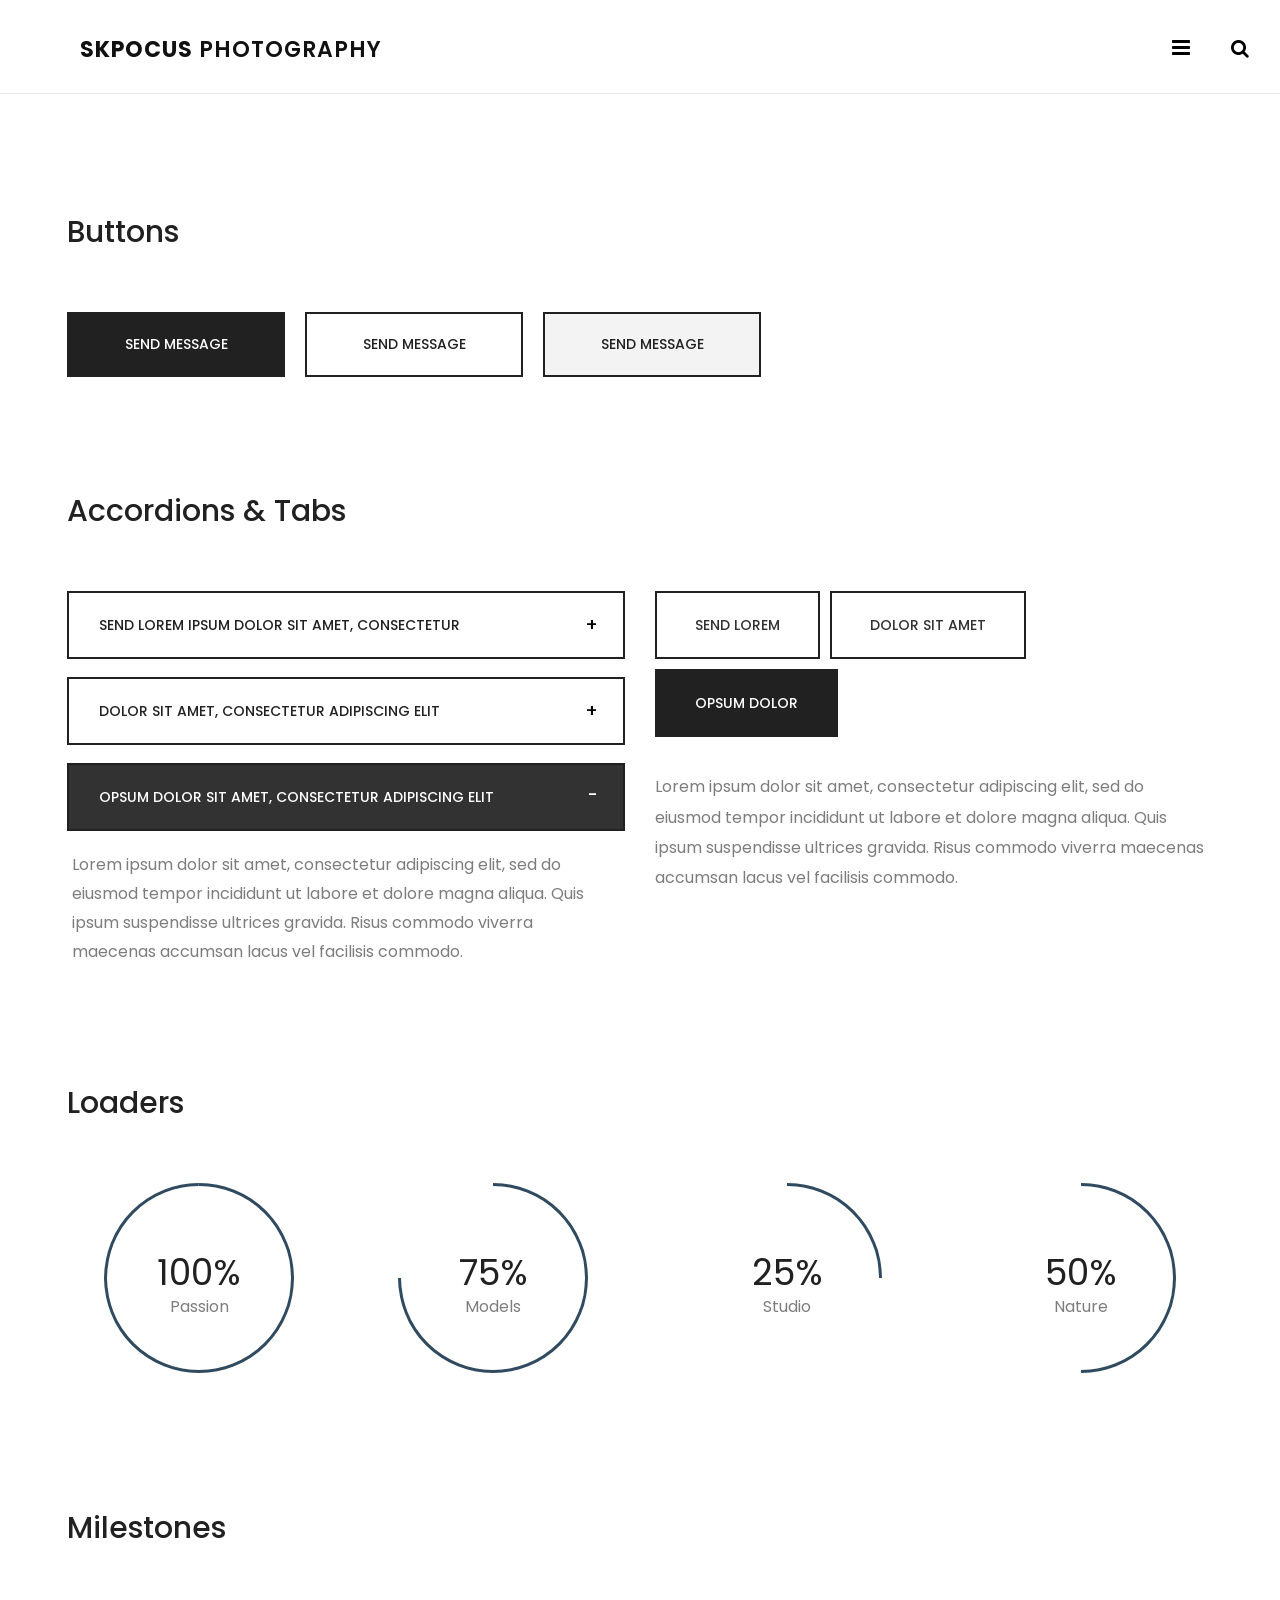
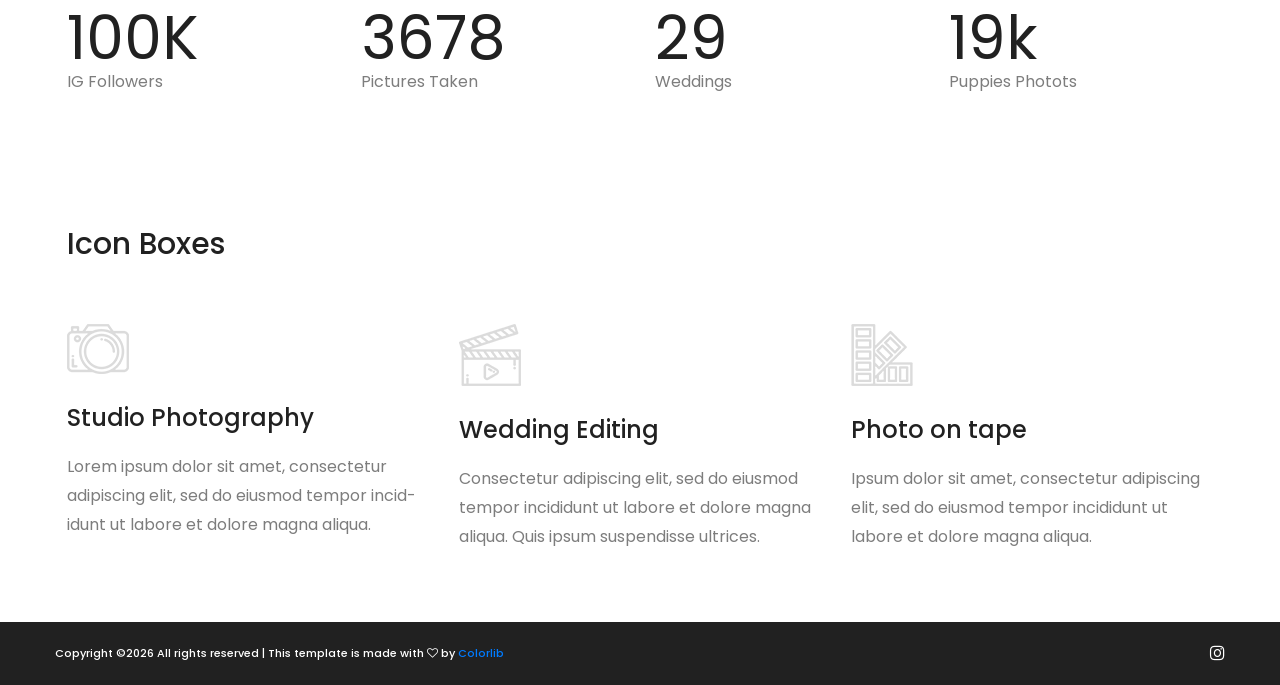
<file: elements.html>
<!DOCTYPE html>
<html lang="zxx">
<head>
	<title>Photographer | HTML Template</title>
	<meta charset="UTF-8">
	<meta name="description" content="Photographer html template">
	<meta name="keywords" content="photographer, html">
	<meta name="viewport" content="width=device-width, initial-scale=1.0">
	
	<!-- Favicon -->
	<link href="img/favicon.ico" rel="shortcut icon"/>

	<!-- Google font -->
	<link href="https://fonts.googleapis.com/css?family=Poppins:300,300i,400,400i,500,500i,600,600i,700,700i&display=swap" rel="stylesheet">

	<!-- Stylesheets -->
	<link rel="stylesheet" href="css/bootstrap.min.css"/>
	<link rel="stylesheet" href="css/font-awesome.min.css"/>
	<link rel="stylesheet" href="css/magnific-popup.css"/>
	<link rel="stylesheet" href="css/slicknav.min.css"/>
	<link rel="stylesheet" href="css/owl.carousel.min.css"/>

	<!-- Main Stylesheets -->
	<link rel="stylesheet" href="css/style.css"/>


	<!--[if lt IE 9]>
		<script src="https://oss.maxcdn.com/html5shiv/3.7.2/html5shiv.min.js"></script>
		<script src="https://oss.maxcdn.com/respond/1.4.2/respond.min.js"></script>
	<![endif]-->

</head>
<body>
	<!-- Page Preloder -->
	<div id="preloder">
		<div class="loader"></div>
	</div>

	<!-- Header section  -->
	<header class="header-section hs-bd">
		<a href="index.html" class="site-logo"><span class="brand-mark">SKPOCUS</span> PHOTOGRAPHY</a>
		<div class="header-controls">
			<button class="nav-switch-btn"><i class="fa fa-bars"></i></button>
			<button class="search-btn"><i class="fa fa-search"></i></button>
		</div>
		<ul class="main-menu">
			<li><a href="index.html">Home</a></li>
			<li><a href="about.html">About the Artist </a></li>
			<li>
				<a href="#">Portfolio</a>
				<ul class="sub-menu">
					<li><a href="portfolio.html">Portfolio 1</a></li>
					<li><a href="portfolio-1.html">Portfolio 2</a></li>
					<li><a href="portfolio-2.html">Portfolio 3</a></li>
				</ul>
			</li>
			<li><a href="contact.html">Contact</a></li>
			<li class="search-mobile">
				<button class="search-btn"><i class="fa fa-search"></i></button>
			</li>
		</ul>
	</header>
	<div class="clearfix"></div>
	<!-- Header section end  -->

	<!-- Contact section  -->
	<section class="elements-section">
		<div class="container">
			<!-- element -->
			<div class="element">
				<h3 class="el-title">Buttons</h3>
				<button class="site-btn mr-3 mb-3">send message</button>
				<button class="site-btn sb-line mr-3 mb-3">send message</button>
				<button class="site-btn sb-line sb-light-bg">send message</button>
			</div>
			<!-- element -->
			<div class="element">
				<h3 class="el-title">Accordions & Tabs</h3>
				<div class="row">
					<div class="col-xl-6">
						<!-- Accordions -->
						<div id="accordion" class="accordion-area">
							<div class="panel">
								<div class="panel-header" id="headingOne">
									<button class="panel-link" data-toggle="collapse" data-target="#collapse1" aria-expanded="false" aria-controls="collapse1">send Lorem ipsum dolor sit amet, consectetur</button>
								</div>
								<div id="collapse1" class="collapse" aria-labelledby="headingOne" data-parent="#accordion">
									<div class="panel-body">
										<p>Lorem ipsum dolor sit amet, consectetur adipiscing elit, sed do eiusmod tempor incididunt ut labore et dolore magna aliqua. Quis ipsum suspendisse ultrices gravida. Risus commodo viverra maecenas accumsan lacus vel facilisis commodo.</p>
									</div>
								</div>
							</div>
							<div class="panel">
								<div class="panel-header" id="headingTwo">
									<button class="panel-link" data-toggle="collapse" data-target="#collapse2" aria-expanded="false" aria-controls="collapse2">Dolor sit amet, consectetur adipiscing elit</button>
								</div>
								<div id="collapse2" class="collapse" aria-labelledby="headingTwo" data-parent="#accordion">
									<div class="panel-body">
										<p>Lorem ipsum dolor sit amet, consectetur adipiscing elit, sed do eiusmod tempor incididunt ut labore et dolore magna aliqua. Quis ipsum suspendisse ultrices gravida. Risus commodo viverra maecenas accumsan lacus vel facilisis commodo.</p>
									</div>
								</div>
							</div>
							<div class="panel">
								<div class="panel-header active" id="headingThree">
									<button class="panel-link" data-toggle="collapse" data-target="#collapse3" aria-expanded="true" aria-controls="collapse3">Opsum dolor sit amet, consectetur adipiscing elit</button>
								</div>
								<div id="collapse3" class="collapse show" aria-labelledby="headingThree" data-parent="#accordion">
									<div class="panel-body">
										<p>Lorem ipsum dolor sit amet, consectetur adipiscing elit, sed do eiusmod tempor incididunt ut labore et dolore magna aliqua. Quis ipsum suspendisse ultrices gravida. Risus commodo viverra maecenas accumsan lacus vel facilisis commodo.</p>
									</div>
								</div>
							</div>
						</div>
					</div>
					<div class="col-xl-6">
						<div class="tab-element">
							<ul class="nav nav-tabs" id="myTab" role="tablist">
								<li class="nav-item">
									<a class="nav-link" id="1-tab" data-toggle="tab" href="#tab-1" role="tab" aria-controls="tab-1" aria-selected="false">send Lorem </a>
								</li>
								<li class="nav-item">
									<a class="nav-link" id="2-tab" data-toggle="tab" href="#tab-2" role="tab" aria-controls="tab-2" aria-selected="false">Dolor sit amet</a>
								</li>
								<li class="nav-item">
									<a class="nav-link active" id="3-tab" data-toggle="tab" href="#tab-3" role="tab" aria-controls="tab-3" aria-selected="true">Opsum dolor</a>
								</li>
							</ul>
							<div class="tab-content" id="myTabContent">
								<!-- single tab content -->
								<div class="tab-pane fade" id="tab-1" role="tabpanel" aria-labelledby="tab-1">
									<p>Lorem ipsum dolor sit amet, consectetur adipiscing elit, sed do eiusmod tempor incididunt ut labore et dolore magna aliqua. Quis ipsum suspendisse ultrices gravida. Risus commodo viverra maecenas accumsan lacus vel facilisis commodo.</p>
								</div>
								<div class="tab-pane fade" id="tab-2" role="tabpanel" aria-labelledby="tab-2">
									<p>Lorem ipsum dolor sit amet, consectetur adipiscing elit, sed do eiusmod tempor incididunt ut labore et dolore magna aliqua. Quis ipsum suspendisse ultrices gravida. Risus commodo viverra maecenas accumsan lacus vel facilisis commodo.</p>
								</div>
								<div class="tab-pane fade show active" id="tab-3" role="tabpanel" aria-labelledby="tab-3">
									<p>Lorem ipsum dolor sit amet, consectetur adipiscing elit, sed do eiusmod tempor incididunt ut labore et dolore magna aliqua. Quis ipsum suspendisse ultrices gravida. Risus commodo viverra maecenas accumsan lacus vel facilisis commodo.</p>
								</div>
							</div>
						</div>
					</div>
				</div>
			</div>
			<!-- element -->
			<div class="element">
				<h3 class="el-title">Loaders</h3>
				<div class="row">
					<div class="col-lg-3 col-sm-6">
						<div class="circle-progress" data-cptitle="Passion" data-cpid="id-1" data-cpvalue="100" data-cpcolor="#304a5f"></div>
					</div>
					<div class="col-lg-3 col-sm-6">
						<div class="circle-progress" data-cptitle="Models" data-cpid="id-2" data-cpvalue="75" data-cpcolor="#304a5f"></div>
					</div>
					<div class="col-lg-3 col-sm-6">
						<div class="circle-progress" data-cptitle="Studio" data-cpid="id-3" data-cpvalue="25" data-cpcolor="#304a5f"></div>
					</div>
					<div class="col-lg-3 col-sm-6">
						<div class="circle-progress" data-cptitle="Nature" data-cpid="id-4" data-cpvalue="50" data-cpcolor="#304a5f"></div>
					</div>
				</div>
			</div>
			<!-- element -->
			<div class="element">
				<h3 class="el-title">Milestones</h3>
				<div class="row">
					<div class="col-lg-3 col-sm-6">
						<div class="milestone">
							<h2>100K</h2>
							<p>IG Followers</p>
						</div>
					</div>
					<div class="col-lg-3 col-sm-6">
						<div class="milestone">
							<h2>3678</h2>
							<p>Pictures Taken</p>
						</div>
					</div>
					<div class="col-lg-3 col-sm-6">
						<div class="milestone">
							<h2>29</h2>
							<p>Weddings</p>
						</div>
					</div>
					<div class="col-lg-3 col-sm-6">
						<div class="milestone">
							<h2>19k</h2>
							<p>Puppies Photots</p>
						</div>
					</div>
				</div>
			</div>
			<!-- element -->
			<div class="element">
				<h3 class="el-title">Icon Boxes</h3>
				<div class="row">
					<div class="col-lg-4">
						<div class="services-item">
							<img src="img/icons/1.png" alt="">
							<h4>Studio Photography</h4>
							<p>Lorem ipsum dolor sit amet, consectetur adipiscing elit, sed do eiusmod tempor incid-idunt ut labore et dolore magna aliqua. </p>
						</div>
					</div>
					<div class="col-lg-4">
						<div class="services-item">
							<img src="img/icons/2.png" alt="">
							<h4>Wedding Editing</h4>
							<p>Consectetur adipiscing elit, sed do eiusmod tempor incididunt ut labore et dolore magna aliqua. Quis ipsum suspendisse ultrices.</p>
						</div>
					</div>
					<div class="col-lg-4">
						<div class="services-item">
							<img src="img/icons/3.png" alt="">
							<h4>Photo on tape</h4>
							<p>Ipsum dolor sit amet, consectetur adipiscing elit, sed do eiusmod tempor incididunt ut labore et dolore magna aliqua. </p>
						</div>
					</div>
				</div>
			</div>
		</div>
	</section>
	<!-- Elements section end  -->
	
	<!-- Footer section   -->
	<footer class="footer-section">
		<div class="container-fluid">
			<div class="row">
				<div class="col-md-6 order-1 order-md-2">
					<div class="footer-social-links">
						<!--	<a href=""><i class="fa fa-pinterest"></i></a> -->
						<!--	<a href=""><i class="fa fa-facebook"></i></a> -->
						<!--	<a href=""><i class="fa fa-twitter"></i></a> -->
						<!--	<a href=""><i class="fa fa-dribbble"></i></a> -->
						<!--	<a href=""><i class="fa fa-behance"></i></a> -->
						<a class="site-instagram" href="#"><i class="fa fa-instagram"></i></a>
					</div>
				</div>
				<div class="col-md-6 order-2 order-md-1">
					<div class="copyright"><!-- Link back to Colorlib can't be removed. Template is licensed under CC BY 3.0. -->
Copyright &copy;<script>document.write(new Date().getFullYear());</script> All rights reserved | This template is made with <i class="fa fa-heart-o" aria-hidden="true"></i> by <a href="https://colorlib.com" target="_blank">Colorlib</a>
<!-- Link back to Colorlib can't be removed. Template is licensed under CC BY 3.0. -->
</div>	
				</div>
			</div>
		</div>
	</footer>
	<!-- Footer section end  -->

	<!-- Search model -->
	<div class="search-model">
		<div class="h-100 d-flex align-items-center justify-content-center">
			<div class="search-close-switch">+</div>
			<form class="search-model-form">
				<input type="text" id="search-input" placeholder="Search here.....">
			</form>
		</div>
	</div>
	<!-- Search model end -->

	<!--====== Javascripts & Jquery ======-->
	<script src="js/jquery-3.2.1.min.js"></script>
	<script src="js/bootstrap.min.js"></script>
	<script src="js/jquery.slicknav.min.js"></script>
	<script src="js/owl.carousel.min.js"></script>
	<script src="js/jquery.magnific-popup.min.js"></script>
	<script src="js/circle-progress.min.js"></script>
	<script src="js/mixitup.min.js"></script>
	<script src="js/instafeed.min.js"></script>
	<script src="js/masonry.pkgd.min.js"></script>
	<script src="js/main.js"></script>

	</body>
</html>
</file>
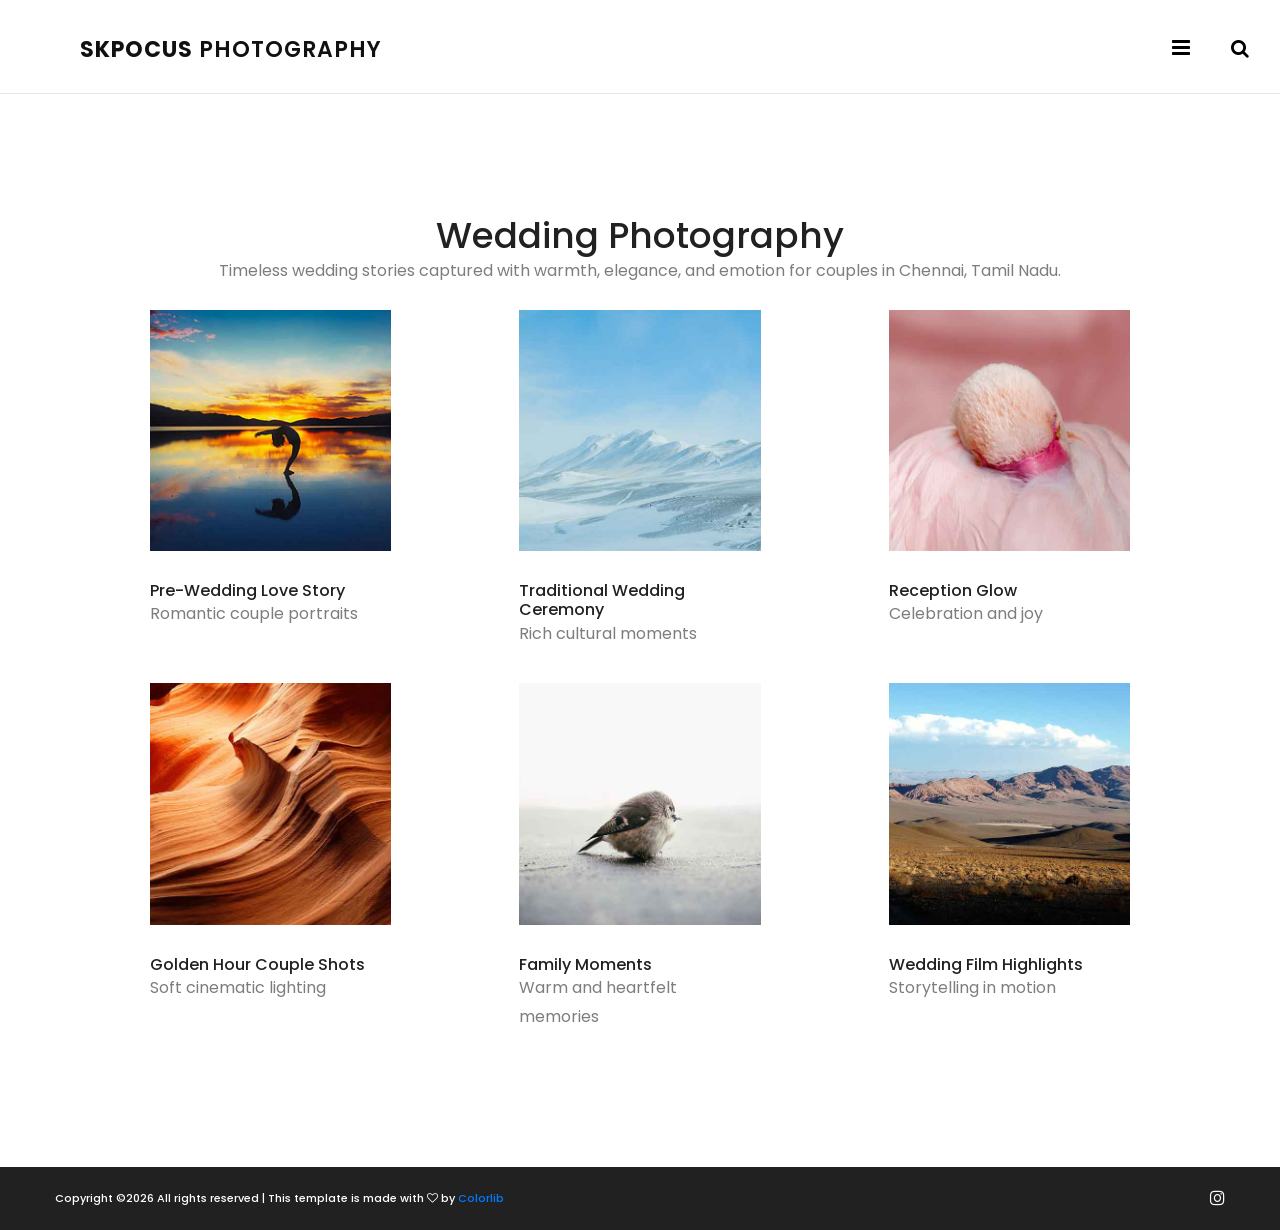
<file: portfolio-1.html>
<!DOCTYPE html>
<html lang="zxx">
<head>
	<title>Wedding Photography | SKPocus Photography</title>
	<meta charset="UTF-8">
	<meta name="description" content="Explore wedding photography and videography highlights by SKPocus Photography in Chennai, Tamil Nadu.">
	<meta name="keywords" content="wedding photography, Chennai, videography, SKPocus Photography">
	<meta name="viewport" content="width=device-width, initial-scale=1.0">
	
	<!-- Favicon -->
	<link href="img/favicon.ico" rel="shortcut icon"/>

	<!-- Google font -->
	<link href="https://fonts.googleapis.com/css?family=Poppins:300,300i,400,400i,500,500i,600,600i,700,700i&display=swap" rel="stylesheet">

	<!-- Stylesheets -->
	<link rel="stylesheet" href="css/bootstrap.min.css"/>
	<link rel="stylesheet" href="css/font-awesome.min.css"/>
	<link rel="stylesheet" href="css/magnific-popup.css"/>
	<link rel="stylesheet" href="css/slicknav.min.css"/>
	<link rel="stylesheet" href="css/owl.carousel.min.css"/>

	<!-- Main Stylesheets -->
	<link rel="stylesheet" href="css/style.css"/>


	<!--[if lt IE 9]>
		<script src="https://oss.maxcdn.com/html5shiv/3.7.2/html5shiv.min.js"></script>
		<script src="https://oss.maxcdn.com/respond/1.4.2/respond.min.js"></script>
	<![endif]-->

</head>
<body>
	<!-- Page Preloder -->
	<div id="preloder">
		<div class="loader"></div>
	</div>

	<!-- Header section  -->
	<header class="header-section hs-bd">
		<a href="index.html" class="site-logo"><span class="brand-mark">SKPOCUS</span> PHOTOGRAPHY</a>
		<div class="header-controls">
			<button class="nav-switch-btn"><i class="fa fa-bars"></i></button>
			<button class="search-btn"><i class="fa fa-search"></i></button>
		</div>
		<ul class="main-menu">
			<li><a href="index.html">Home</a></li>
			<li><a href="about.html">About US</a></li>
			<li>
				<a href="portfolio.html">Portfolio</a>
				<ul class="sub-menu">
					<li><a href="portfolio-1.html">Wedding Photography</a></li>
					<li><a href="portfolio-2.html">Candid Photography</a></li>
					<li><a href="portfolio-3.html">Maternity Photography</a></li>
					<li><a href="portfolio-4.html">Newborn Photography</a></li>
					<li><a href="portfolio-5.html">Model Photography</a></li>
				</ul>
			</li>

			<li><a href="contact.html">Contact</a></li>
			<li class="search-mobile">
				<button class="search-btn"><i class="fa fa-search"></i></button>
			</li>
		</ul>
	</header>
	<div class="clearfix"></div>
	<!-- Header section end  -->

	<!-- Portfolio section  -->
	<div class="portfolio-2-section">
		<div class="container">
			<div class="text-center mb-4">
				<h2>Wedding Photography</h2>
				<p>Timeless wedding stories captured with warmth, elegance, and emotion for couples in <span class="site-city"></span>.</p>
			</div>
			<div class="portfolio-warp">
				<div class="row portfolio-gallery m-0">
					<div class="mix col-lg-4 col-sm-6 p-0">
						<div class="portfolio-box">
							<div class="portfolio-item set-bg" data-setbg="img/portfolio/1.jpg"></div>
							<h6>Pre-Wedding Love Story</h6>
							<p>Romantic couple portraits</p>
						</div>
					</div>
					<div class="mix col-lg-4 col-sm-6 p-0">
						<div class="portfolio-box">
							<div class="portfolio-item set-bg" data-setbg="img/portfolio/2.jpg"></div>
							<h6>Traditional Wedding Ceremony</h6>
							<p>Rich cultural moments</p>
						</div>
					</div>
					<div class="mix col-lg-4 col-sm-6 p-0">
						<div class="portfolio-box">
							<div class="portfolio-item set-bg" data-setbg="img/portfolio/3.jpg"></div>
							<h6>Reception Glow</h6>
							<p>Celebration and joy</p>
						</div>
					</div>
					<div class="mix col-lg-4 col-sm-6 p-0">
						<div class="portfolio-box">
							<div class="portfolio-item set-bg" data-setbg="img/portfolio/4.jpg"></div>
							<h6>Golden Hour Couple Shots</h6>
							<p>Soft cinematic lighting</p>
						</div>
					</div>
					<div class="mix col-lg-4 col-sm-6 p-0">
						<div class="portfolio-box">
							<div class="portfolio-item set-bg" data-setbg="img/portfolio/5.jpg"></div>
							<h6>Family Moments</h6>
							<p>Warm and heartfelt memories</p>
						</div>
					</div>
					<div class="mix col-lg-4 col-sm-6 p-0">
						<div class="portfolio-box">
							<div class="portfolio-item set-bg" data-setbg="img/portfolio/6.jpg"></div>
							<h6>Wedding Film Highlights</h6>
							<p>Storytelling in motion</p>
						</div>
					</div>
				</div>
			</div>
		</div>
	</div>
	<!-- Portfolio section end  -->
	
	<!-- Footer section   -->
	<footer class="footer-section">
		<div class="container-fluid">
			<div class="row">
				<div class="col-md-6 order-1 order-md-2">
					<div class="footer-social-links">
						<!--	<a href=""><i class="fa fa-pinterest"></i></a> -->
						<!--	<a href=""><i class="fa fa-facebook"></i></a> -->
						<!--	<a href=""><i class="fa fa-twitter"></i></a> -->
						<!--	<a href=""><i class="fa fa-dribbble"></i></a> -->
						<!--	<a href=""><i class="fa fa-behance"></i></a> -->
						<a class="site-instagram" href="#"><i class="fa fa-instagram"></i></a>
					</div>
				</div>
				<div class="col-md-6 order-2 order-md-1">
					<div class="copyright"><!-- Link back to Colorlib can't be removed. Template is licensed under CC BY 3.0. -->
Copyright &copy;<script>document.write(new Date().getFullYear());</script> All rights reserved | This template is made with <i class="fa fa-heart-o" aria-hidden="true"></i> by <a href="https://colorlib.com" target="_blank">Colorlib</a>
<!-- Link back to Colorlib can't be removed. Template is licensed under CC BY 3.0. -->
</div>	
				</div>
			</div>
		</div>
	</footer>
	<!-- Footer section end  -->

	<!-- Search model -->
	<div class="search-model">
		<div class="h-100 d-flex align-items-center justify-content-center">
			<div class="search-close-switch">+</div>
			<form class="search-model-form">
				<input type="text" id="search-input" placeholder="Search here.....">
			</form>
		</div>
	</div>
	<!-- Search model end -->

	<!--====== Javascripts & Jquery ======-->
	<script src="js/site-config.js"></script>
	<script src="js/jquery-3.2.1.min.js"></script>
	<script src="js/bootstrap.min.js"></script>
	<script src="js/jquery.slicknav.min.js"></script>
	<script src="js/owl.carousel.min.js"></script>
	<script src="js/jquery.magnific-popup.min.js"></script>
	<script src="js/circle-progress.min.js"></script>
	<script src="js/mixitup.min.js"></script>
	<script src="js/instafeed.min.js"></script>
	<script src="js/masonry.pkgd.min.js"></script>
	<script src="js/main.js"></script>

	</body>
</html>
</file>
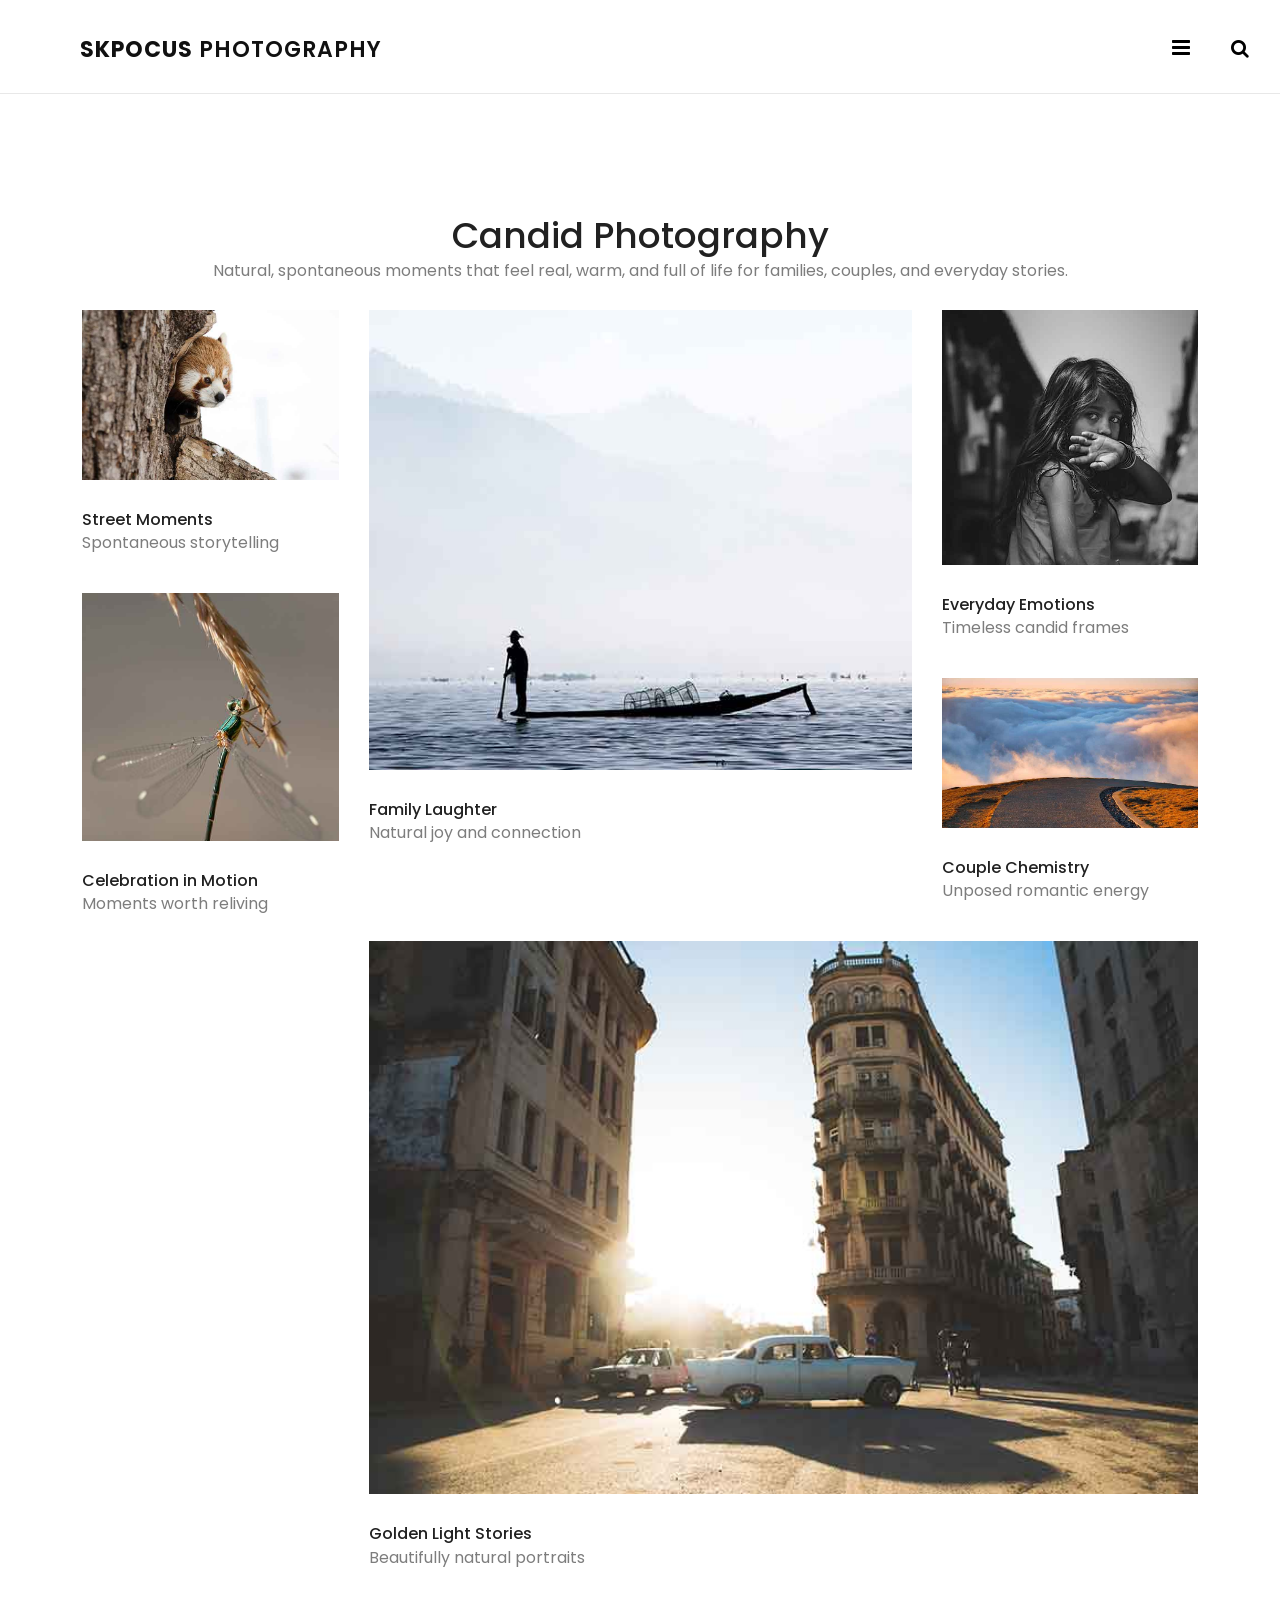
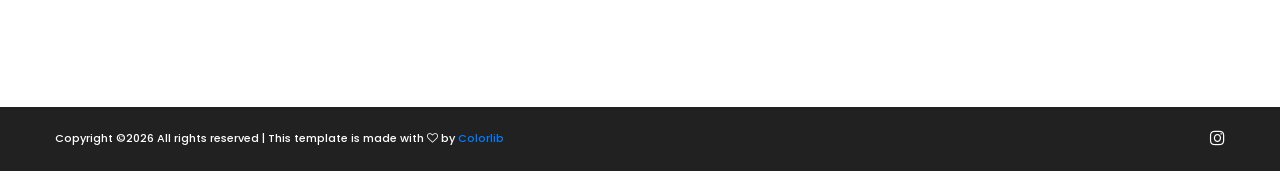
<file: portfolio-2.html>
<!DOCTYPE html>
<html lang="zxx">
<head>
	<title>Candid Photography | SKPocus Photography</title>
	<meta charset="UTF-8">
	<meta name="description" content="View candid photography stories captured naturally and creatively by SKPocus Photography.">
	<meta name="keywords" content="candid photography, lifestyle photography, Chennai, SKPocus Photography">
	<meta name="viewport" content="width=device-width, initial-scale=1.0">
	
	<!-- Favicon -->
	<link href="img/favicon.ico" rel="shortcut icon"/>

	<!-- Google font -->
	<link href="https://fonts.googleapis.com/css?family=Poppins:300,300i,400,400i,500,500i,600,600i,700,700i&display=swap" rel="stylesheet">

	<!-- Stylesheets -->
	<link rel="stylesheet" href="css/bootstrap.min.css"/>
	<link rel="stylesheet" href="css/font-awesome.min.css"/>
	<link rel="stylesheet" href="css/magnific-popup.css"/>
	<link rel="stylesheet" href="css/slicknav.min.css"/>
	<link rel="stylesheet" href="css/owl.carousel.min.css"/>

	<!-- Main Stylesheets -->
	<link rel="stylesheet" href="css/style.css"/>


	<!--[if lt IE 9]>
		<script src="https://oss.maxcdn.com/html5shiv/3.7.2/html5shiv.min.js"></script>
		<script src="https://oss.maxcdn.com/respond/1.4.2/respond.min.js"></script>
	<![endif]-->

</head>
<body>
	<!-- Page Preloder -->
	<div id="preloder">
		<div class="loader"></div>
	</div>

	<!-- Header section  -->
	<header class="header-section hs-bd">
		<a href="index.html" class="site-logo"><span class="brand-mark">SKPOCUS</span> PHOTOGRAPHY</a>
		<div class="header-controls">
			<button class="nav-switch-btn"><i class="fa fa-bars"></i></button>
			<button class="search-btn"><i class="fa fa-search"></i></button>
		</div>
		<ul class="main-menu">
			<li><a href="index.html">Home</a></li>
			<li><a href="about.html">About US</a></li>
			<li>
				<a href="portfolio.html">Portfolio</a>
				<ul class="sub-menu">
					<li><a href="portfolio-1.html">Wedding Photography</a></li>
					<li><a href="portfolio-2.html">Candid Photography</a></li>
					<li><a href="portfolio-3.html">Maternity Photography</a></li>
					<li><a href="portfolio-4.html">Newborn Photography</a></li>
					<li><a href="portfolio-5.html">Model Photography</a></li>
				</ul>
			</li>

			<li><a href="contact.html">Contact</a></li>
			<li class="search-mobile">
				<button class="search-btn"><i class="fa fa-search"></i></button>
			</li>
		</ul>
	</header>
	<div class="clearfix"></div>
	<!-- Header section end  -->

	<!-- Portfolio section  -->
	<div class="portfolio-3-section">
		<div class="container">
			<div class="text-center mb-4">
				<h2>Candid Photography</h2>
				<p>Natural, spontaneous moments that feel real, warm, and full of life for families, couples, and everyday stories.</p>
			</div>
			<div class="portfolio-grid portfolio-gallery nature">
				<div class="grid-sizer"></div>
				<div class="mix grid-item">
					<div class="grid-portfolio">
						<img src="img/portfolio/7.jpg" alt="Candid Photography">
						<h6>Street Moments</h6>
						<p>Spontaneous storytelling</p>
					</div>
				</div>
				<div class="mix grid-item grid-width-1">
					<div class="grid-portfolio">
						<img src="img/portfolio/8.jpg" alt="Candid Photography">
						<h6>Family Laughter</h6>
						<p>Natural joy and connection</p>
					</div>
				</div>
				<div class="mix grid-item">
					<div class="grid-portfolio">
						<img src="img/portfolio/9.jpg" alt="Candid Photography">
						<h6>Everyday Emotions</h6>
						<p>Timeless candid frames</p>
					</div>
				</div>
				<div class="mix grid-item">
					<div class="grid-portfolio">
						<img src="img/portfolio/10.jpg" alt="Candid Photography">
						<h6>Celebration in Motion</h6>
						<p>Moments worth reliving</p>
					</div>
				</div>
				<div class="mix grid-item">
					<div class="grid-portfolio">
						<img src="img/portfolio/11.jpg" alt="Candid Photography">
						<h6>Couple Chemistry</h6>
						<p>Unposed romantic energy</p>
					</div>
				</div>
				<div class="mix grid-item grid-width-2">
					<div class="grid-portfolio">
						<img src="img/portfolio/12.jpg" alt="Candid Photography">
						<h6>Golden Light Stories</h6>
						<p>Beautifully natural portraits</p>
					</div>
				</div>
			</div>
		</div>
	</div>
	<!-- Portfolio section end  -->

	<!-- Footer section   -->
	<footer class="footer-section">
		<div class="container-fluid">
			<div class="row">
				<div class="col-md-6 order-1 order-md-2">
					<div class="footer-social-links">
						<!--	<a href=""><i class="fa fa-pinterest"></i></a> -->
						<!--	<a href=""><i class="fa fa-facebook"></i></a> -->
						<!--	<a href=""><i class="fa fa-twitter"></i></a> -->
						<!--	<a href=""><i class="fa fa-dribbble"></i></a> -->
						<!--	<a href=""><i class="fa fa-behance"></i></a> -->
						<a class="site-instagram" href="#"><i class="fa fa-instagram"></i></a>
					</div>
				</div>
				<div class="col-md-6 order-2 order-md-1">
					<div class="copyright"><!-- Link back to Colorlib can't be removed. Template is licensed under CC BY 3.0. -->
Copyright &copy;<script>document.write(new Date().getFullYear());</script> All rights reserved | This template is made with <i class="fa fa-heart-o" aria-hidden="true"></i> by <a href="https://colorlib.com" target="_blank">Colorlib</a>
<!-- Link back to Colorlib can't be removed. Template is licensed under CC BY 3.0. -->
</div>	
				</div>
			</div>
		</div>
	</footer>
	<!-- Footer section end  -->

	<!-- Search model -->
	<div class="search-model">
		<div class="h-100 d-flex align-items-center justify-content-center">
			<div class="search-close-switch">+</div>
			<form class="search-model-form">
				<input type="text" id="search-input" placeholder="Search here.....">
			</form>
		</div>
	</div>
	<!-- Search model end -->

	<!--====== Javascripts & Jquery ======-->
	<script src="js/site-config.js"></script>
	<script src="js/jquery-3.2.1.min.js"></script>
	<script src="js/bootstrap.min.js"></script>
	<script src="js/jquery.slicknav.min.js"></script>
	<script src="js/owl.carousel.min.js"></script>
	<script src="js/jquery.magnific-popup.min.js"></script>
	<script src="js/circle-progress.min.js"></script>
	<script src="js/mixitup.min.js"></script>
	<script src="js/instafeed.min.js"></script>
	<script src="js/masonry.pkgd.min.js"></script>
	<script src="js/main.js"></script>

	</body>
</html>
</file>
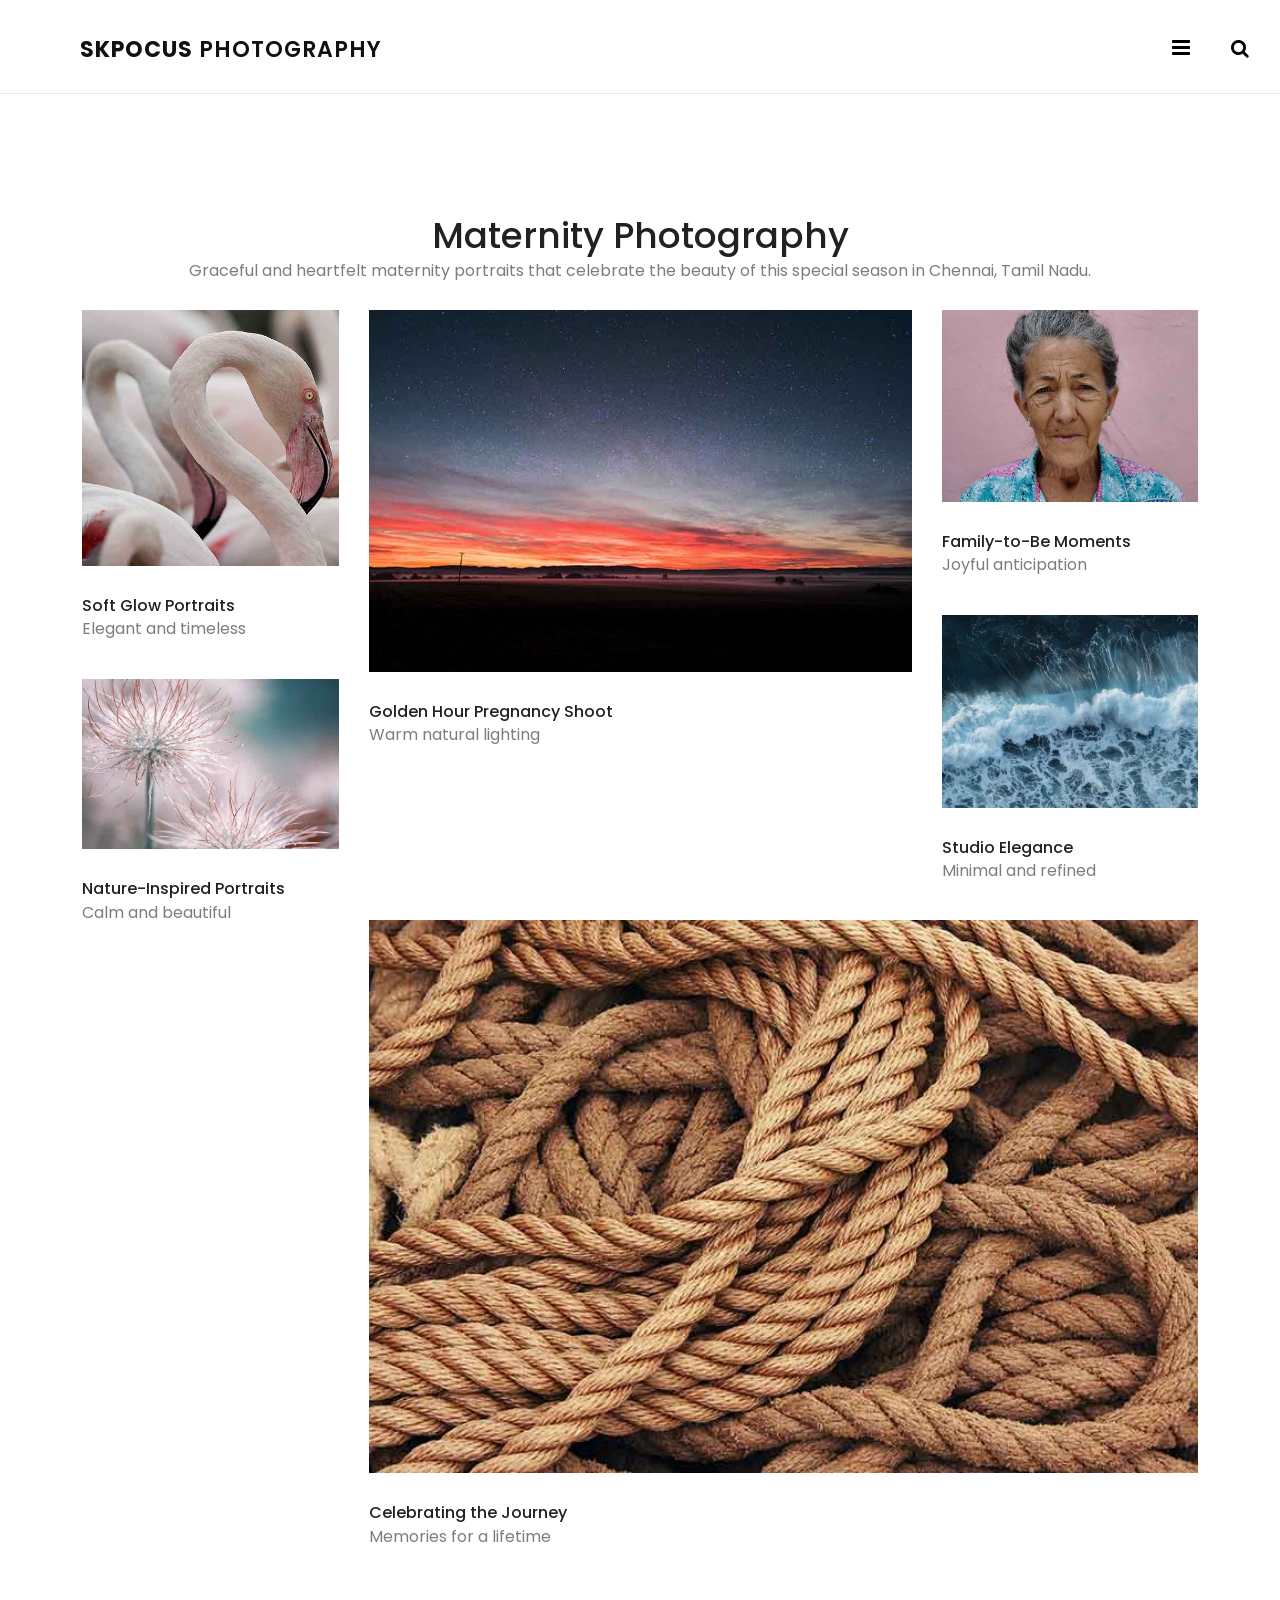
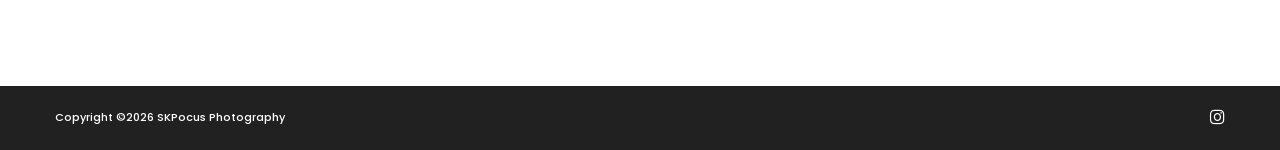
<file: portfolio-3.html>
<!DOCTYPE html>
<html lang="zxx">
<head>
	<title>Maternity Photography | SKPocus Photography</title>
	<meta charset="UTF-8">
	<meta name="description" content="View maternity photography highlights by SKPocus Photography, capturing graceful and emotional stories.">
	<meta name="keywords" content="maternity photography, pregnancy portraits, Chennai, SKPocus Photography">
	<meta name="viewport" content="width=device-width, initial-scale=1.0">
	<link href="img/favicon.ico" rel="shortcut icon"/>
	<link href="https://fonts.googleapis.com/css?family=Poppins:300,300i,400,400i,500,500i,600,600i,700,700i&display=swap" rel="stylesheet">
	<link rel="stylesheet" href="css/bootstrap.min.css"/>
	<link rel="stylesheet" href="css/font-awesome.min.css"/>
	<link rel="stylesheet" href="css/magnific-popup.css"/>
	<link rel="stylesheet" href="css/slicknav.min.css"/>
	<link rel="stylesheet" href="css/owl.carousel.min.css"/>
	<link rel="stylesheet" href="css/style.css"/>
</head>
<body>
	<div id="preloder">
		<div class="loader"></div>
	</div>

	<header class="header-section hs-bd">
		<a href="index.html" class="site-logo"><span class="brand-mark">SKPOCUS</span> PHOTOGRAPHY</a>
		<div class="header-controls">
			<button class="nav-switch-btn"><i class="fa fa-bars"></i></button>
			<button class="search-btn"><i class="fa fa-search"></i></button>
		</div>
		<ul class="main-menu">
			<li><a href="index.html">Home</a></li>
			<li><a href="about.html">About US</a></li>
			<li>
				<a href="portfolio.html">Portfolio</a>
				<ul class="sub-menu">
					<li><a href="portfolio-1.html">Wedding Photography</a></li>
					<li><a href="portfolio-2.html">Candid Photography</a></li>
					<li><a href="portfolio-3.html">Maternity Photography</a></li>
					<li><a href="portfolio-4.html">Newborn Photography</a></li>
					<li><a href="portfolio-5.html">Model Photography</a></li>
				</ul>
			</li>

			<li><a href="contact.html">Contact</a></li>
			<li class="search-mobile">
				<button class="search-btn"><i class="fa fa-search"></i></button>
			</li>
		</ul>
	</header>
	<div class="clearfix"></div>

	<div class="portfolio-3-section">
		<div class="container">
			<div class="text-center mb-4">
				<h2>Maternity Photography</h2>
				<p>Graceful and heartfelt maternity portraits that celebrate the beauty of this special season in <span class="site-city"></span>.</p>
			</div>
			<div class="portfolio-grid portfolio-gallery nature">
				<div class="grid-sizer"></div>
				<div class="mix grid-item">
					<div class="grid-portfolio">
						<img src="img/portfolio/13.jpg" alt="Maternity Photography">
						<h6>Soft Glow Portraits</h6>
						<p>Elegant and timeless</p>
					</div>
				</div>
				<div class="mix grid-item grid-width-1">
					<div class="grid-portfolio">
						<img src="img/portfolio/14.jpg" alt="Maternity Photography">
						<h6>Golden Hour Pregnancy Shoot</h6>
						<p>Warm natural lighting</p>
					</div>
				</div>
				<div class="mix grid-item">
					<div class="grid-portfolio">
						<img src="img/portfolio/15.jpg" alt="Maternity Photography">
						<h6>Family-to-Be Moments</h6>
						<p>Joyful anticipation</p>
					</div>
				</div>
				<div class="mix grid-item">
					<div class="grid-portfolio">
						<img src="img/portfolio/16.jpg" alt="Maternity Photography">
						<h6>Studio Elegance</h6>
						<p>Minimal and refined</p>
					</div>
				</div>
				<div class="mix grid-item">
					<div class="grid-portfolio">
						<img src="img/portfolio/17.jpg" alt="Maternity Photography">
						<h6>Nature-Inspired Portraits</h6>
						<p>Calm and beautiful</p>
					</div>
				</div>
				<div class="mix grid-item grid-width-2">
					<div class="grid-portfolio">
						<img src="img/portfolio/18.jpg" alt="Maternity Photography">
						<h6>Celebrating the Journey</h6>
						<p>Memories for a lifetime</p>
					</div>
				</div>
			</div>
		</div>
	</div>

	<footer class="footer-section">
		<div class="container-fluid">
			<div class="row">
				<div class="col-md-6 order-1 order-md-2">
					<div class="footer-social-links">
						<!--	<a href=""><i class="fa fa-pinterest"></i></a> -->
						<!--	<a href=""><i class="fa fa-facebook"></i></a> -->
						<!--	<a href=""><i class="fa fa-twitter"></i></a> -->
						<!--	<a href=""><i class="fa fa-dribbble"></i></a> -->
						<!--	<a href=""><i class="fa fa-behance"></i></a> -->
						<a class="site-instagram" href="#"><i class="fa fa-instagram"></i></a>
					</div>
				</div>
				<div class="col-md-6 order-2 order-md-1">
					<div class="copyright">Copyright &copy;<script>document.write(new Date().getFullYear());</script> SKPocus Photography</div>
				</div>
			</div>
		</div>
	</footer>

	<script src="js/site-config.js"></script>
	<script src="js/jquery-3.2.1.min.js"></script>
	<script src="js/bootstrap.min.js"></script>
	<script src="js/jquery.slicknav.min.js"></script>
	<script src="js/owl.carousel.min.js"></script>
	<script src="js/jquery.magnific-popup.min.js"></script>
	<script src="js/circle-progress.min.js"></script>
	<script src="js/mixitup.min.js"></script>
	<script src="js/instafeed.min.js"></script>
	<script src="js/masonry.pkgd.min.js"></script>
	<script src="js/main.js"></script>
</body>
</html>
</file>
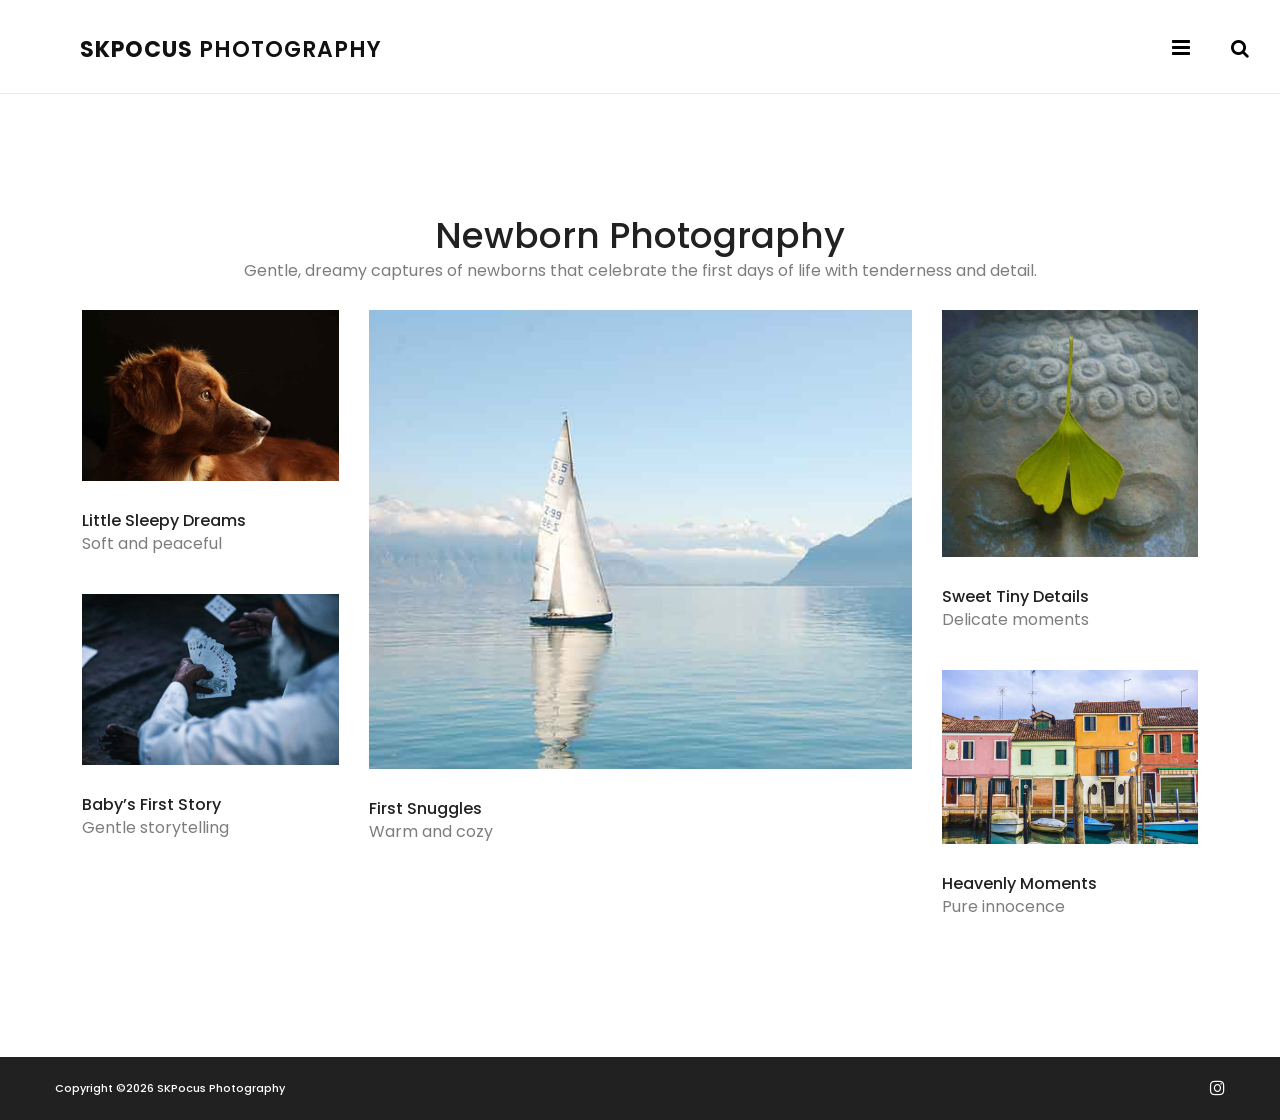
<file: portfolio-4.html>
<!DOCTYPE html>
<html lang="zxx">
<head>
	<title>Newborn Photography | SKPocus Photography</title>
	<meta charset="UTF-8">
	<meta name="description" content="Explore newborn photography moments by SKPocus Photography, captured with softness and care.">
	<meta name="keywords" content="newborn photography, baby photography, Chennai, SKPocus Photography">
	<meta name="viewport" content="width=device-width, initial-scale=1.0">
	<link href="img/favicon.ico" rel="shortcut icon"/>
	<link href="https://fonts.googleapis.com/css?family=Poppins:300,300i,400,400i,500,500i,600,600i,700,700i&display=swap" rel="stylesheet">
	<link rel="stylesheet" href="css/bootstrap.min.css"/>
	<link rel="stylesheet" href="css/font-awesome.min.css"/>
	<link rel="stylesheet" href="css/magnific-popup.css"/>
	<link rel="stylesheet" href="css/slicknav.min.css"/>
	<link rel="stylesheet" href="css/owl.carousel.min.css"/>
	<link rel="stylesheet" href="css/style.css"/>
</head>
<body>
	<div id="preloder">
		<div class="loader"></div>
	</div>

	<header class="header-section hs-bd">
		<a href="index.html" class="site-logo"><span class="brand-mark">SKPOCUS</span> PHOTOGRAPHY</a>
		<div class="header-controls">
			<button class="nav-switch-btn"><i class="fa fa-bars"></i></button>
			<button class="search-btn"><i class="fa fa-search"></i></button>
		</div>
		<ul class="main-menu">
			<li><a href="index.html">Home</a></li>
			<li><a href="about.html">About US</a></li>
			<li>
				<a href="portfolio.html">Portfolio</a>
				<ul class="sub-menu">
					<li><a href="portfolio-1.html">Wedding Photography</a></li>
					<li><a href="portfolio-2.html">Candid Photography</a></li>
					<li><a href="portfolio-3.html">Maternity Photography</a></li>
					<li><a href="portfolio-4.html">Newborn Photography</a></li>
					<li><a href="portfolio-5.html">Model Photography</a></li>
				</ul>
			</li>

			<li><a href="contact.html">Contact</a></li>
			<li class="search-mobile">
				<button class="search-btn"><i class="fa fa-search"></i></button>
			</li>
		</ul>
	</header>
	<div class="clearfix"></div>

	<div class="portfolio-3-section">
		<div class="container">
			<div class="text-center mb-4">
				<h2>Newborn Photography</h2>
				<p>Gentle, dreamy captures of newborns that celebrate the first days of life with tenderness and detail.</p>
			</div>
			<div class="portfolio-grid portfolio-gallery nature">
				<div class="grid-sizer"></div>
				<div class="mix grid-item">
					<div class="grid-portfolio">
						<img src="img/portfolio/19.jpg" alt="Newborn Photography">
						<h6>Little Sleepy Dreams</h6>
						<p>Soft and peaceful</p>
					</div>
				</div>
				<div class="mix grid-item grid-width-1">
					<div class="grid-portfolio">
						<img src="img/portfolio/20.jpg" alt="Newborn Photography">
						<h6>First Snuggles</h6>
						<p>Warm and cozy</p>
					</div>
				</div>
				<div class="mix grid-item">
					<div class="grid-portfolio">
						<img src="img/portfolio/21.jpg" alt="Newborn Photography">
						<h6>Sweet Tiny Details</h6>
						<p>Delicate moments</p>
					</div>
				</div>
				<div class="mix grid-item">
					<div class="grid-portfolio">
						<img src="img/portfolio/22.jpg" alt="Newborn Photography">
						<h6>Baby’s First Story</h6>
						<p>Gentle storytelling</p>
					</div>
				</div>
				<div class="mix grid-item">
					<div class="grid-portfolio">
						<img src="img/portfolio/23.jpg" alt="Newborn Photography">
						<h6>Heavenly Moments</h6>
						<p>Pure innocence</p>
					</div>
				</div>
			</div>
		</div>
	</div>

	<footer class="footer-section">
		<div class="container-fluid">
			<div class="row">
				<div class="col-md-6 order-1 order-md-2">
					<div class="footer-social-links">
						<!--	<a href=""><i class="fa fa-pinterest"></i></a> -->
						<!--	<a href=""><i class="fa fa-facebook"></i></a> -->
						<!--	<a href=""><i class="fa fa-twitter"></i></a> -->
						<!--	<a href=""><i class="fa fa-dribbble"></i></a> -->
						<!--	<a href=""><i class="fa fa-behance"></i></a> -->
						<a class="site-instagram" href="#"><i class="fa fa-instagram"></i></a>
					</div>
				</div>
				<div class="col-md-6 order-2 order-md-1">
					<div class="copyright">Copyright &copy;<script>document.write(new Date().getFullYear());</script> SKPocus Photography</div>
				</div>
			</div>
		</div>
	</footer>

	<script src="js/site-config.js"></script>
	<script src="js/jquery-3.2.1.min.js"></script>
	<script src="js/bootstrap.min.js"></script>
	<script src="js/jquery.slicknav.min.js"></script>
	<script src="js/owl.carousel.min.js"></script>
	<script src="js/jquery.magnific-popup.min.js"></script>
	<script src="js/circle-progress.min.js"></script>
	<script src="js/mixitup.min.js"></script>
	<script src="js/instafeed.min.js"></script>
	<script src="js/masonry.pkgd.min.js"></script>
	<script src="js/main.js"></script>
</body>
</html>
</file>
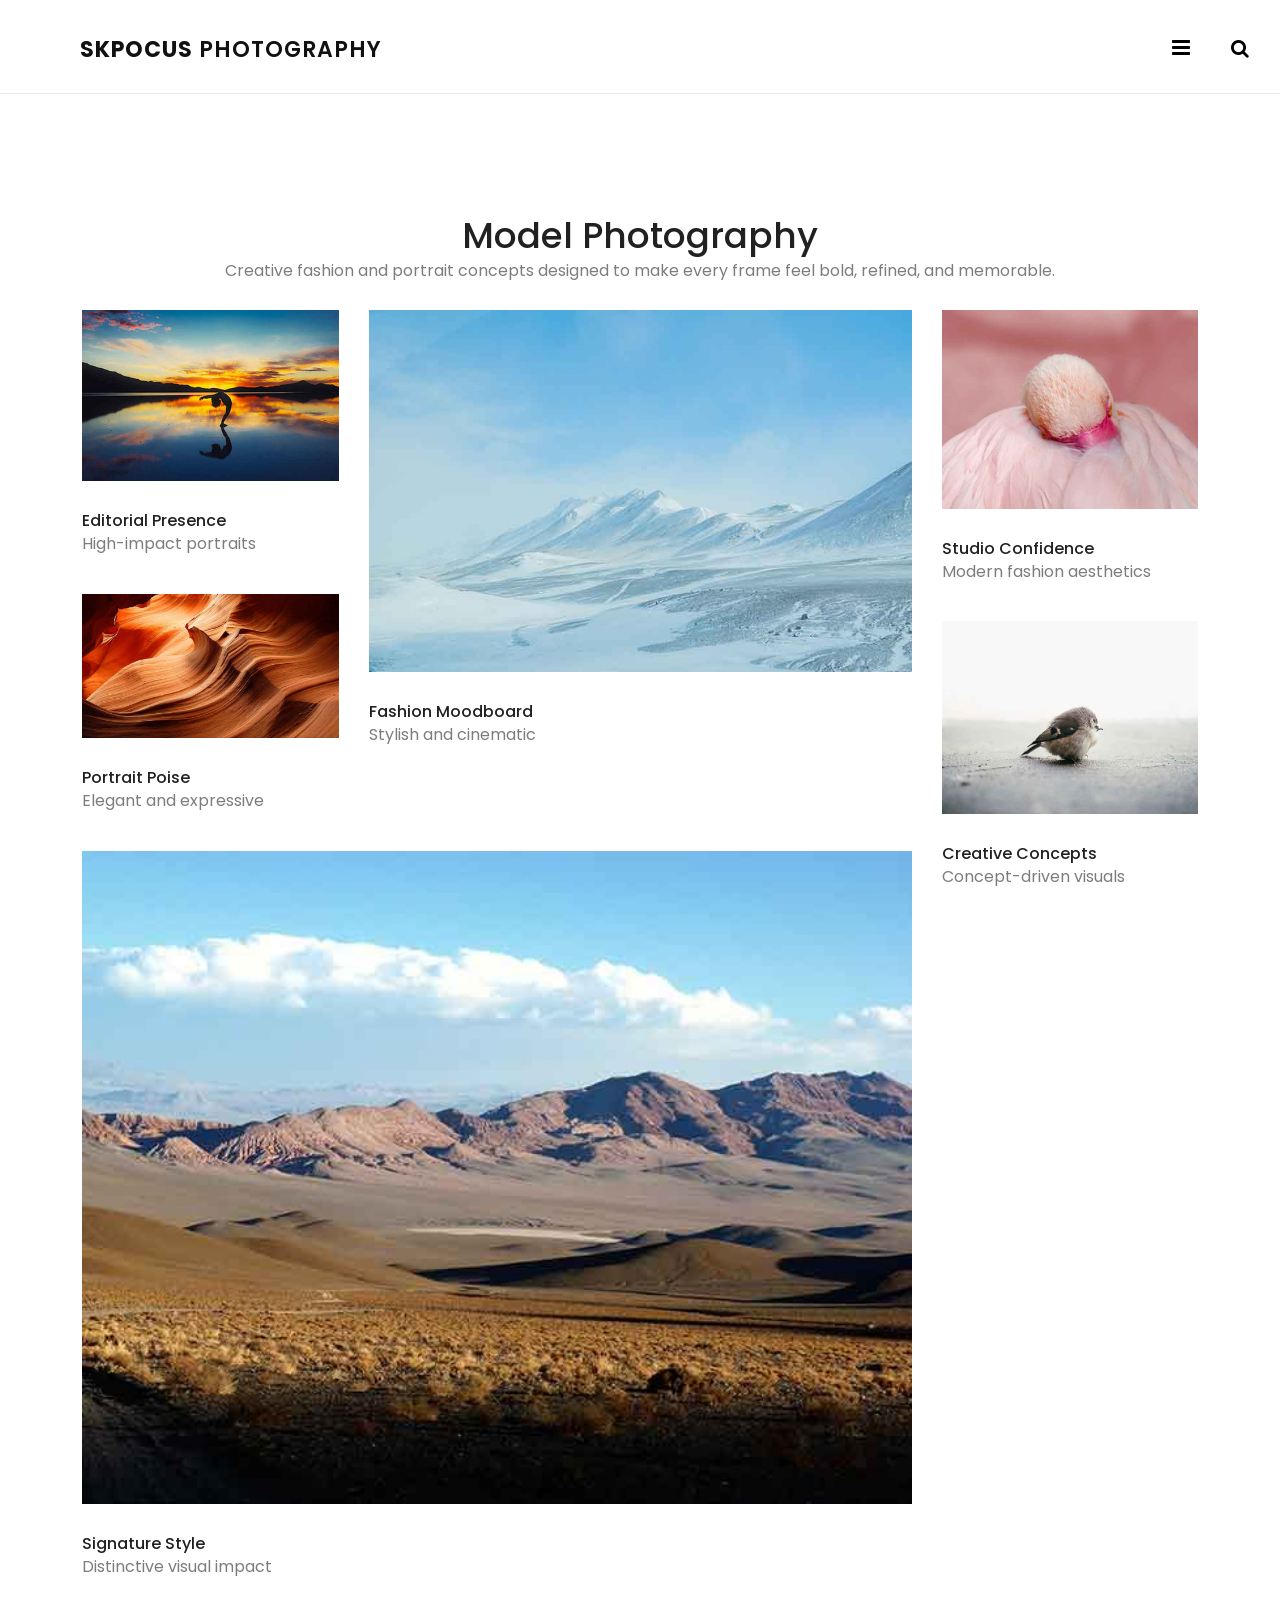
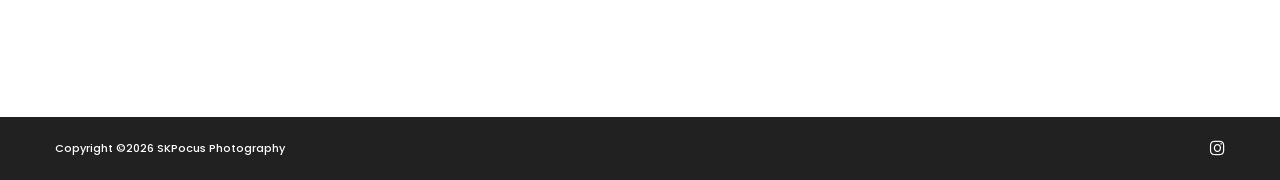
<file: portfolio-5.html>
<!DOCTYPE html>
<html lang="zxx">
<head>
	<title>Model Photography | SKPocus Photography</title>
	<meta charset="UTF-8">
	<meta name="description" content="Discover creative model photography and fashion portrait work by SKPocus Photography.">
	<meta name="keywords" content="model photography, fashion photography, portrait, Chennai, SKPocus Photography">
	<meta name="viewport" content="width=device-width, initial-scale=1.0">
	<link href="img/favicon.ico" rel="shortcut icon"/>
	<link href="https://fonts.googleapis.com/css?family=Poppins:300,300i,400,400i,500,500i,600,600i,700,700i&display=swap" rel="stylesheet">
	<link rel="stylesheet" href="css/bootstrap.min.css"/>
	<link rel="stylesheet" href="css/font-awesome.min.css"/>
	<link rel="stylesheet" href="css/magnific-popup.css"/>
	<link rel="stylesheet" href="css/slicknav.min.css"/>
	<link rel="stylesheet" href="css/owl.carousel.min.css"/>
	<link rel="stylesheet" href="css/style.css"/>
</head>
<body>
	<div id="preloder">
		<div class="loader"></div>
	</div>

	<header class="header-section hs-bd">
		<a href="index.html" class="site-logo"><span class="brand-mark">SKPOCUS</span> PHOTOGRAPHY</a>
		<div class="header-controls">
			<button class="nav-switch-btn"><i class="fa fa-bars"></i></button>
			<button class="search-btn"><i class="fa fa-search"></i></button>
		</div>
		<ul class="main-menu">
			<li><a href="index.html">Home</a></li>
			<li><a href="about.html">About US</a></li>
			<li>
				<a href="portfolio.html">Portfolio</a>
				<ul class="sub-menu">
					<li><a href="portfolio-1.html">Wedding Photography</a></li>
					<li><a href="portfolio-2.html">Candid Photography</a></li>
					<li><a href="portfolio-3.html">Maternity Photography</a></li>
					<li><a href="portfolio-4.html">Newborn Photography</a></li>
					<li><a href="portfolio-5.html">Model Photography</a></li>
				</ul>
			</li>

			<li><a href="contact.html">Contact</a></li>
			<li class="search-mobile">
				<button class="search-btn"><i class="fa fa-search"></i></button>
			</li>
		</ul>
	</header>
	<div class="clearfix"></div>

	<div class="portfolio-3-section">
		<div class="container">
			<div class="text-center mb-4">
				<h2>Model Photography</h2>
				<p>Creative fashion and portrait concepts designed to make every frame feel bold, refined, and memorable.</p>
			</div>
			<div class="portfolio-grid portfolio-gallery nature">
				<div class="grid-sizer"></div>
				<div class="mix grid-item">
					<div class="grid-portfolio">
						<img src="img/portfolio/1.jpg" alt="Model Photography">
						<h6>Editorial Presence</h6>
						<p>High-impact portraits</p>
					</div>
				</div>
				<div class="mix grid-item grid-width-1">
					<div class="grid-portfolio">
						<img src="img/portfolio/2.jpg" alt="Model Photography">
						<h6>Fashion Moodboard</h6>
						<p>Stylish and cinematic</p>
					</div>
				</div>
				<div class="mix grid-item">
					<div class="grid-portfolio">
						<img src="img/portfolio/3.jpg" alt="Model Photography">
						<h6>Studio Confidence</h6>
						<p>Modern fashion aesthetics</p>
					</div>
				</div>
				<div class="mix grid-item">
					<div class="grid-portfolio">
						<img src="img/portfolio/4.jpg" alt="Model Photography">
						<h6>Portrait Poise</h6>
						<p>Elegant and expressive</p>
					</div>
				</div>
				<div class="mix grid-item">
					<div class="grid-portfolio">
						<img src="img/portfolio/5.jpg" alt="Model Photography">
						<h6>Creative Concepts</h6>
						<p>Concept-driven visuals</p>
					</div>
				</div>
				<div class="mix grid-item grid-width-2">
					<div class="grid-portfolio">
						<img src="img/portfolio/6.jpg" alt="Model Photography">
						<h6>Signature Style</h6>
						<p>Distinctive visual impact</p>
					</div>
				</div>
			</div>
		</div>
	</div>

	<footer class="footer-section">
		<div class="container-fluid">
			<div class="row">
				<div class="col-md-6 order-1 order-md-2">
					<div class="footer-social-links">
						<!--	<a href=""><i class="fa fa-pinterest"></i></a> -->
						<!--	<a href=""><i class="fa fa-facebook"></i></a> -->
						<!--	<a href=""><i class="fa fa-twitter"></i></a> -->
						<!--	<a href=""><i class="fa fa-dribbble"></i></a> -->
						<!--	<a href=""><i class="fa fa-behance"></i></a> -->
						<a class="site-instagram" href="#"><i class="fa fa-instagram"></i></a>
					</div>
				</div>
				<div class="col-md-6 order-2 order-md-1">
					<div class="copyright">Copyright &copy;<script>document.write(new Date().getFullYear());</script> SKPocus Photography</div>
				</div>
			</div>
		</div>
	</footer>

	<script src="js/site-config.js"></script>
	<script src="js/jquery-3.2.1.min.js"></script>
	<script src="js/bootstrap.min.js"></script>
	<script src="js/jquery.slicknav.min.js"></script>
	<script src="js/owl.carousel.min.js"></script>
	<script src="js/jquery.magnific-popup.min.js"></script>
	<script src="js/circle-progress.min.js"></script>
	<script src="js/mixitup.min.js"></script>
	<script src="js/instafeed.min.js"></script>
	<script src="js/masonry.pkgd.min.js"></script>
	<script src="js/main.js"></script>
</body>
</html>
</file>
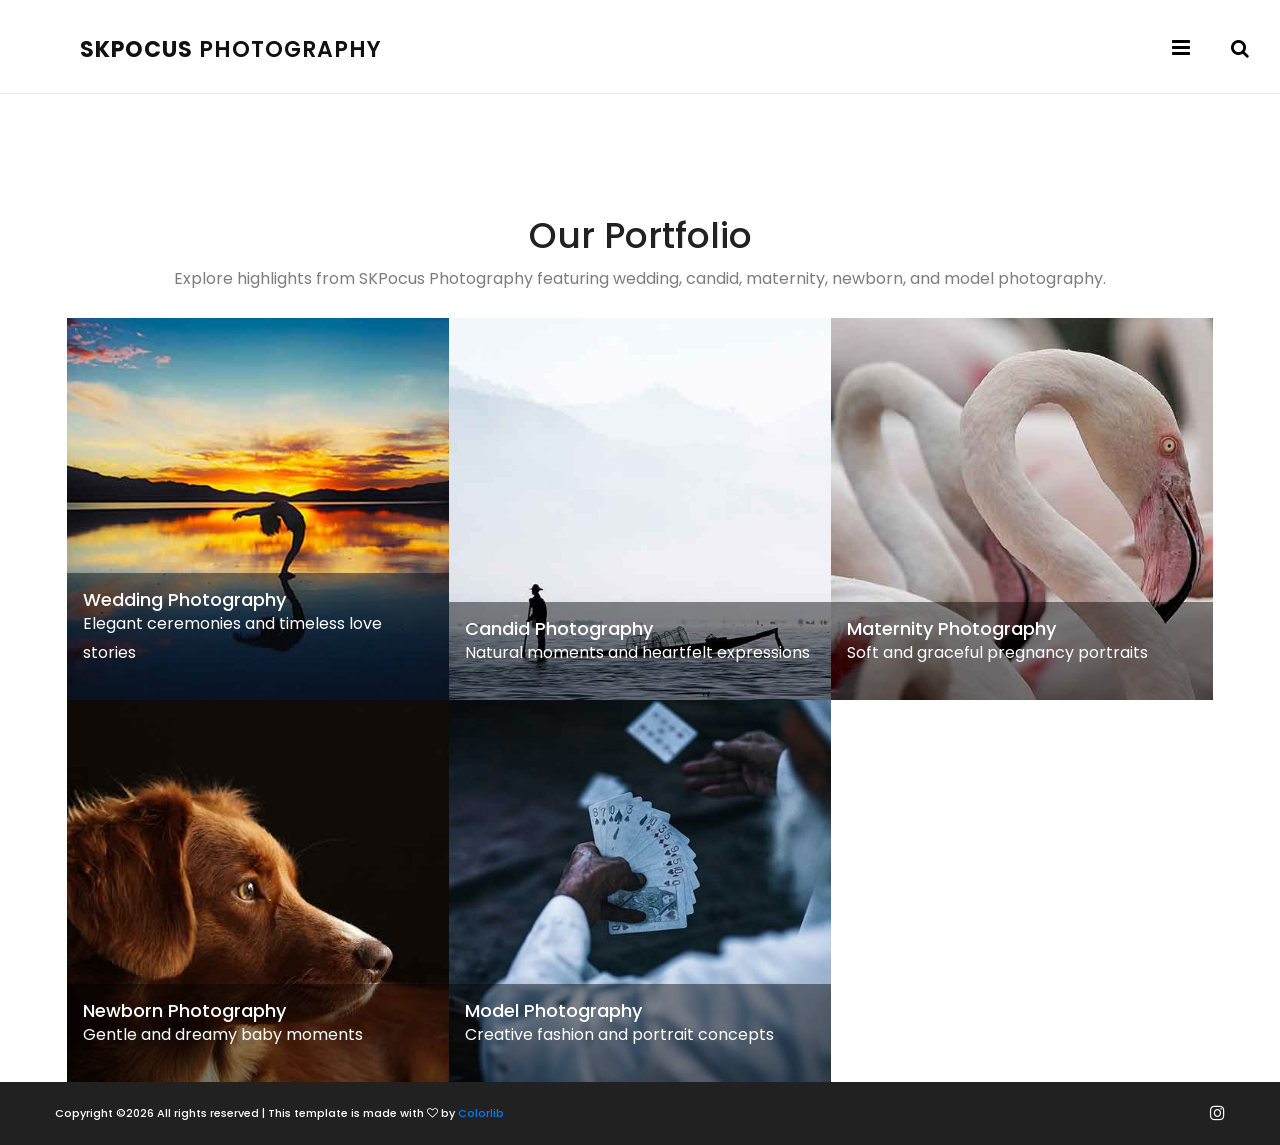
<file: portfolio.html>
<!DOCTYPE html>
<html lang="zxx">
<head>
	<title>Portfolio | SKPocus Photography</title>
	<meta charset="UTF-8">
	<meta name="description" content="Explore the portfolio of SKPocus Photography featuring wedding, candid, maternity, newborn, and model shoot work.">
	<meta name="keywords" content="portfolio, photography, videography, Chennai">
	<meta name="viewport" content="width=device-width, initial-scale=1.0">
	
	<!-- Favicon -->
	<link href="img/favicon.ico" rel="shortcut icon"/>

	<!-- Google font -->
	<link href="https://fonts.googleapis.com/css?family=Poppins:300,300i,400,400i,500,500i,600,600i,700,700i&display=swap" rel="stylesheet">

	<!-- Stylesheets -->
	<link rel="stylesheet" href="css/bootstrap.min.css"/>
	<link rel="stylesheet" href="css/font-awesome.min.css"/>
	<link rel="stylesheet" href="css/magnific-popup.css"/>
	<link rel="stylesheet" href="css/slicknav.min.css"/>
	<link rel="stylesheet" href="css/owl.carousel.min.css"/>

	<!-- Main Stylesheets -->
	<link rel="stylesheet" href="css/style.css"/>


	<!--[if lt IE 9]>
		<script src="https://oss.maxcdn.com/html5shiv/3.7.2/html5shiv.min.js"></script>
		<script src="https://oss.maxcdn.com/respond/1.4.2/respond.min.js"></script>
	<![endif]-->

</head>
<body>
	<!-- Page Preloder -->
	<div id="preloder">
		<div class="loader"></div>
	</div>

	<!-- Header section  -->
	<header class="header-section hs-bd">
		<a href="index.html" class="site-logo"><span class="brand-mark">SKPOCUS</span> PHOTOGRAPHY</a>
		<div class="header-controls">
			<button class="nav-switch-btn"><i class="fa fa-bars"></i></button>
			<button class="search-btn"><i class="fa fa-search"></i></button>
		</div>
		<ul class="main-menu">
			<li><a href="index.html">Home</a></li>
			<li><a href="about.html">About US</a></li>
			<li>
				<a href="portfolio.html">Portfolio</a>
				<ul class="sub-menu">
					<li><a href="portfolio-1.html">Wedding Photography</a></li>
					<li><a href="portfolio-2.html">Candid Photography</a></li>
					<li><a href="portfolio-3.html">Maternity Photography</a></li>
					<li><a href="portfolio-4.html">Newborn Photography</a></li>
					<li><a href="portfolio-5.html">Model Photography</a></li>
				</ul>
			</li>

			<li><a href="contact.html">Contact</a></li>
			<li class="search-mobile">
				<button class="search-btn"><i class="fa fa-search"></i></button>
			</li>
		</ul>
	</header>
	<div class="clearfix"></div>
	<!-- Header section end  -->

	<!-- Portfolio section  -->
	<div class="portfolio-section">
		<div class="text-center mb-4">
			<h2 class="mb-2">Our Portfolio</h2>
			<p>Explore highlights from <span class="site-name"></span> featuring wedding, candid, maternity, newborn, and model photography.</p>
		</div>
		<div class="container">
			<div class="row portfolio-gallery m-0">
				<div class="mix col-lg-4 col-md-6 p-0">
					<a href="portfolio-1.html" class="portfolio-item img-popup set-bg" data-setbg="img/portfolio/1.jpg">
						<div class="p-3 text-white" style="background: rgba(0,0,0,0.45); position:absolute; bottom:0; width:100%;">
							<h5>Wedding Photography</h5>
							<p>Elegant ceremonies and timeless love stories</p>
						</div>
					</a>
				</div>
				<div class="mix col-lg-4 col-md-6 p-0">
					<a href="portfolio-2.html" class="portfolio-item img-popup set-bg" data-setbg="img/portfolio/8.jpg">
						<div class="p-3 text-white" style="background: rgba(0,0,0,0.45); position:absolute; bottom:0; width:100%;">
							<h5>Candid Photography</h5>
							<p>Natural moments and heartfelt expressions</p>
						</div>
					</a>
				</div>
				<div class="mix col-lg-4 col-md-6 p-0">
					<a href="portfolio-3.html" class="portfolio-item img-popup set-bg" data-setbg="img/portfolio/13.jpg">
						<div class="p-3 text-white" style="background: rgba(0,0,0,0.45); position:absolute; bottom:0; width:100%;">
							<h5>Maternity Photography</h5>
							<p>Soft and graceful pregnancy portraits</p>
						</div>
					</a>
				</div>
				<div class="mix col-lg-4 col-md-6 p-0">
					<a href="portfolio-4.html" class="portfolio-item img-popup set-bg" data-setbg="img/portfolio/19.jpg">
						<div class="p-3 text-white" style="background: rgba(0,0,0,0.45); position:absolute; bottom:0; width:100%;">
							<h5>Newborn Photography</h5>
							<p>Gentle and dreamy baby moments</p>
						</div>
					</a>
				</div>
				<div class="mix col-lg-4 col-md-6 p-0">
					<a href="portfolio-5.html" class="portfolio-item img-popup set-bg" data-setbg="img/portfolio/22.jpg">
						<div class="p-3 text-white" style="background: rgba(0,0,0,0.45); position:absolute; bottom:0; width:100%;">
							<h5>Model Photography</h5>
							<p>Creative fashion and portrait concepts</p>
						</div>
					</a>
				</div>
			</div>
		</div>
	</div>
	<!-- Portfolio section end  -->
	
	<!-- Footer section   -->
	<footer class="footer-section">
		<div class="container-fluid">
			<div class="row">
				<div class="col-md-6 order-1 order-md-2">
					<div class="footer-social-links">
						<!--	<a href=""><i class="fa fa-pinterest"></i></a> -->
						<!--	<a href=""><i class="fa fa-facebook"></i></a> -->
						<!--	<a href=""><i class="fa fa-twitter"></i></a> -->
						<!--	<a href=""><i class="fa fa-dribbble"></i></a> -->
						<!--	<a href=""><i class="fa fa-behance"></i></a> -->
						<a class="site-instagram" href="#"><i class="fa fa-instagram"></i></a>
					</div>
				</div>
				<div class="col-md-6 order-2 order-md-1">
					<div class="copyright"><!-- Link back to Colorlib can't be removed. Template is licensed under CC BY 3.0. -->
Copyright &copy;<script>document.write(new Date().getFullYear());</script> All rights reserved | This template is made with <i class="fa fa-heart-o" aria-hidden="true"></i> by <a href="https://colorlib.com" target="_blank">Colorlib</a>
<!-- Link back to Colorlib can't be removed. Template is licensed under CC BY 3.0. -->
</div>	
				</div>
			</div>
		</div>
	</footer>
	<!-- Footer section end  -->

	<!-- Search model -->
	<div class="search-model">
		<div class="h-100 d-flex align-items-center justify-content-center">
			<div class="search-close-switch">+</div>
			<form class="search-model-form">
				<input type="text" id="search-input" placeholder="Search here.....">
			</form>
		</div>
	</div>
	<!-- Search model end -->

	<!--====== Javascripts & Jquery ======-->
	<script src="js/site-config.js"></script>
	<script src="js/jquery-3.2.1.min.js"></script>
	<script src="js/bootstrap.min.js"></script>
	<script src="js/jquery.slicknav.min.js"></script>
	<script src="js/owl.carousel.min.js"></script>
	<script src="js/jquery.magnific-popup.min.js"></script>
	<script src="js/circle-progress.min.js"></script>
	<script src="js/mixitup.min.js"></script>
	<script src="js/instafeed.min.js"></script>
	<script src="js/masonry.pkgd.min.js"></script>
	<script src="js/main.js"></script>

	</body>
</html>
</file>
<file: css/style.css>
/* =================================
------------------------------------
  	Template Name: Photographer
	Description: Photographer HTML Template
	Author: colorlib
	Author URI: https://www.colorlib.com/
	Version: 1.0
	Created: colorlib
 ------------------------------------
 ====================================*/



/*----------------------------------------*/
/* Template default CSS
/*----------------------------------------*/

html,
body {
	height: 100%;
	font-family: "Poppins", sans-serif;
	-webkit-font-smoothing: antialiased;
	font-smoothing: antialiased;
}

.site-logo {
	display: inline-block;
	font-size: 22px;
	font-weight: 600;
	letter-spacing: 1px;
	text-transform: uppercase;
	color: #111;
	text-decoration: none;
}

.site-logo .brand-mark {
	font-weight: 700;
	color: #111;
}

h1,
h2,
h3,
h4,
h5,
h6 {
	margin: 0;
	color: #212121;
	font-weight: 500;
}

h1 {
	font-size: 70px;
}

h2 {
	font-size: 36px;
}

h3 {
	font-size: 30px;
}

h4 {
	font-size: 24px;
}

h5 {
	font-size: 18px;
}

h6 {
	font-size: 16px;
}

p {
	font-size: 16px;
	color: #7d7d7d;
	line-height: 1.8;
}

img {
	max-width: 100%;
}

input:focus,
select:focus,
button:focus,
textarea:focus {
	outline: none;
}

a:hover,
a:focus {
	text-decoration: none;
	outline: none;
}

ul,
ol {
	padding: 0;
	margin: 0;
}

/*---------------------
  Helper CSS
-----------------------*/

.section-title {
	text-align: center;
}

.section-title h2 {
	font-size: 36px;
}

.set-bg {
	background-repeat: no-repeat;
	background-size: cover;
	background-position: top center;
}

.spad {
	padding-top: 105px;
	padding-bottom: 105px;
}

.text-white h1,
.text-white h2,
.text-white h3,
.text-white h4,
.text-white h5,
.text-white h6,
.text-white p,
.text-white span,
.text-white li,
.text-white a {
	color: #fff;
}

/*---------------------
  Commom elements
-----------------------*/

.elements-section {
	padding-top: 120px;
}

.element {
	margin-bottom: 100px;
}

.element:last-child {
	margin-bottom: 0;
}

.el-title {
	margin-bottom: 62px;
}

/* buttons */

.site-btn {
	display: inline-block;
	border: none;
	font-size: 14px;
	font-weight: 500;
	min-width: 218px;
	padding: 24px 47px;
	border-radius: 0;
	text-transform: uppercase;
	color: #fff;
	line-height: 1.2;
	cursor: pointer;
	text-align: center;
	background: #212121;
}

.site-btn:hover {
	color: #fff;
}

.site-btn.sb-line {
	color: #212121;
	background: transparent;
	padding: 22px 47px;
	border: 2px solid #212121;
}

.site-btn.sb-light-bg {
	background: #f3f3f3;
}

/* Preloder */

#preloder {
	position: fixed;
	width: 100%;
	height: 100%;
	top: 0;
	left: 0;
	z-index: 999999;
	background: #000;
}

.loader {
	width: 40px;
	height: 40px;
	position: absolute;
	top: 50%;
	left: 50%;
	margin-top: -13px;
	margin-left: -13px;
	border-radius: 60px;
	animation: loader 0.8s linear infinite;
	-webkit-animation: loader 0.8s linear infinite;
}

@keyframes loader {
	0% {
		-webkit-transform: rotate(0deg);
		transform: rotate(0deg);
		border: 4px solid #f44336;
		border-left-color: transparent;
	}
	50% {
		-webkit-transform: rotate(180deg);
		transform: rotate(180deg);
		border: 4px solid #673ab7;
		border-left-color: transparent;
	}
	100% {
		-webkit-transform: rotate(360deg);
		transform: rotate(360deg);
		border: 4px solid #f44336;
		border-left-color: transparent;
	}
}

@-webkit-keyframes loader {
	0% {
		-webkit-transform: rotate(0deg);
		border: 4px solid #f44336;
		border-left-color: transparent;
	}
	50% {
		-webkit-transform: rotate(180deg);
		border: 4px solid #673ab7;
		border-left-color: transparent;
	}
	100% {
		-webkit-transform: rotate(360deg);
		border: 4px solid #f44336;
		border-left-color: transparent;
	}
}

/* Accordion */

.accordion-area .panel {
	margin-bottom: 18px;
}

.accordion-area .panel-header {
	display: block;
	font-weight: 500;
	position: relative;
	border: 2px solid #212121;
	-webkit-transition: all 0.4s ease-out 0s;
	transition: all 0.4s ease-out 0s;
}

.accordion-area .panel-header.active .panel-link {
	color: #fff;
	background-color: #323232;
}

.accordion-area .panel-header.active .panel-link.collapsed {
	color: #323232;
	background-color: transparent;
}

.accordion-area .panel-link:after {
	content: "+";
	position: absolute;
	font-size: 18px;
	font-weight: 500;
	right: 25px;
	top: 50%;
	color: #000;
	line-height: 16px;
	margin-top: -8px;
	margin-left: -4px;
}

.accordion-area .panel-header.active .panel-link:after {
	content: "-";
	margin-top: -10px;
	color: #fff;
}

.accordion-area .panel-header.active .panel-link.collapsed:after {
	content: "+";
	color: #323232;
}

.accordion-area .panel-link {
	text-align: left;
	background-color: transparent;
	border: none;
	position: relative;
	width: 100%;
	padding: 23px 40px;
	padding-left: 30px;
	font-size: 14px;
	text-transform: uppercase;
	color: #212121;
	font-weight: 500;
	line-height: 1.3;
	cursor: pointer;
}

.accordion-area .panel-body p {
	margin-bottom: 0;
	padding-top: 20px;
}

.accordion-area .panel-body {
	padding: 0 5px;
}

/* Tab */

.tab-element .nav-tabs {
	border-bottom: none;
	margin-bottom: 25px;
}

.tab-element .nav-item {
	margin-right: 10px;
	margin-bottom: 10px;
}

.tab-element .nav-tabs .nav-link {
	border: 2px solid #212121;
	text-align: left;
	background-color: transparent;
	border-radius: 0;
	position: relative;
	width: 100%;
	padding: 23px 38px;
	font-size: 14px;
	text-transform: uppercase;
	color: #323232;
	font-weight: 500;
	line-height: 1.3;
	cursor: pointer;
}

.tab-element .nav-tabs .nav-item:last-child {
	margin-right: 0;
}

.tab-element .nav-tabs .nav-link.active {
	background: #212121;
	color: #fff;
}

.tab-element .tab-pane p {
	margin-bottom: 0;
	line-height: 1.9;
}

/* Circle progress */

.circle-progress {
	text-align: center;
	display: block;
	position: relative;
	margin-bottom: 30px;
}

.circle-progress canvas {
	-webkit-transform: rotate(90deg);
	transform: rotate(90deg);
}

.circle-progress .progress-info {
	position: absolute;
	width: 100%;
	top: 50%;
	margin-top: -30px;
}

.circle-progress .progress-info h2 {
	font-size: 36px;
	font-weight: 400;
}

.circle-progress .progress-info p {
	margin-bottom: 0;
	line-height: normal;
}

/* milestones */

.milestone {
	margin-bottom: 30px;
}

.milestone h2 {
	font-size: 60px;
	font-weight: 400;
	line-height: 1;
}

.milestone p {
	margin-bottom: 0;
}

.search-model {
	display: none;
	position: fixed;
	width: 100%;
	height: 100%;
	left: 0;
	top: 0;
	background: #000;
	z-index: 99999;
}

.search-model-form {
	padding: 0 15px;
}

.search-model-form input {
	width: 500px;
	font-size: 40px;
	border: none;
	border-bottom: 2px solid #333;
	background: none;
	color: #999;
}

.search-close-switch {
	position: absolute;
	width: 50px;
	height: 50px;
	background: #333;
	color: #fff;
	text-align: center;
	border-radius: 50%;
	padding-top: 6px;
	font-size: 26px;
	top: 30px;
	cursor: pointer;
	-webkit-transform: rotate(45deg);
	transform: rotate(45deg);
	font-weight: 300;
}

/* Image Popup */

.img-popup-warp .mfp-content,
.img-popup-warp.mfp-ready.mfp-removing .mfp-content {
	opacity: 0;
	-webkit-transform: scale(0.8);
	transform: scale(0.8);
	-webkit-transition: all 0.4s;
	transition: all 0.4s;
}

.img-popup-warp.mfp-ready .mfp-content {
	opacity: 1;
	-webkit-transform: scale(1);
	transform: scale(1);
}

/*------------------
  Header section
---------------------*/

.header-section {
	padding-top: 15px;
	padding-bottom: 27px;
	position: relative;
	z-index: 99;
}

.header-section.hs-bd {
	clear: both;
	border-bottom: 1px solid #e8e8e8;
}

.site-logo {
	display: inline-block;
	padding-top: 18px;
	padding-left: 80px;
}

.header-controls {
	float: right;
	padding: 16px 25px 0 50px;
}

.header-controls button {
	background: transparent;
	border: none;
	font-size: 19px;
}

.header-controls button.nav-switch-btn {
	font-size: 21px;
	margin-right: 25px;
}

.slicknav_menu {
	display: none;
}

.main-menu {
	list-style: none;
	float: right;
	display: none;
}

.main-menu li {
	display: inline-block;
	position: relative;
}

.main-menu li.search-mobile {
	display: none;
}

.main-menu li a {
	display: block;
	font-size: 13px;
	color: #121212;
	font-weight: 600;
	text-transform: uppercase;
	padding: 25px 0;
	margin-right: 45px;
}

.main-menu li .sub-menu {
	position: absolute;
	top: 100%;
	left: 0;
	width: 220px;
	background: #fff;
	visibility: hidden;
	opacity: 0;
	margin-top: 50px;
	padding: 10px 0 5px;
	-webkit-box-shadow: 0 15px 50px 1px rgba(0, 0, 0, 0.13);
	box-shadow: 0 15px 50px 1px rgba(0, 0, 0, 0.13);
	-webkit-transition: all 0.4s;
	transition: all 0.4s;
}

.main-menu li .sub-menu li {
	display: block;
}

.main-menu li .sub-menu li a {
	padding: 10px 15px;
	text-transform: none;
}

.main-menu li:hover .sub-menu {
	visibility: visible;
	opacity: 1;
	margin-top: 0;
}

.search-mobile button {
	background: transparent;
	border: none;
	color: #fff;
	padding: 15px;
}

/*------------------
  Hero section
---------------------*/

.hero-section {
	clear: both;
	position: relative;
}

.hero-item {
	height: 278px;
	position: relative;
}

.hero-item:hover .hero-link {
	opacity: 1;
}

.hero-item:hover .hero-link h2 {
	top: 0;
}

.hero-link {
	position: absolute;
	width: 100%;
	height: 100%;
	top: 0;
	left: 0;
	background: #060606;
	display: -webkit-box;
	display: -ms-flexbox;
	display: flex;
	-webkit-box-align: center;
	-ms-flex-align: center;
	align-items: center;
	-webkit-box-pack: center;
	-ms-flex-pack: center;
	justify-content: center;
	padding: 0 30px;
	overflow: hidden;
	opacity: 0;
	-webkit-transition: all 0.3s;
	transition: all 0.3s;
}

.hero-link h2 {
	color: #fff;
	line-height: 1.5;
	position: relative;
	top: 50px;
	-webkit-transition: all 0.5s;
	transition: all 0.5s;
}

.hero-social-links {
	position: absolute;
	width: 110px;
	bottom: 0;
	right: 0;
	z-index: 9;
	background: #fff;
	text-align: center;
	padding: 40px 0;
}

.hero-social-links a {
	display: block;
	padding: 16px 0;
	font-size: 16px;
	color: #121212;
}

/* ----------------
  Intro section
---------------------*/

.intro-section {
	padding: 120px 15px 90px;
}

.intro-warp {
	max-width: 1780px;
	width: 100%;
	margin: 0 auto;
}

.intro-text h2 {
	font-size: 48px;
	margin-bottom: 25px;
}

.intro-text p {
	margin-bottom: 45px;
}

.sp-link {
	display: inline-block;
	font-weight: 500;
	font-size: 16px;
	color: #212121;
	border-bottom: 3px solid #212121;
	padding-right: 15px;
}

.sp-link:hover {
	color: #212121;
}

.skill-warp {
	padding-left: 83px;
	padding-top: 80px;
}

.single-progress-item {
	margin-bottom: 30px;
	position: relative;
}

.single-progress-item:last-child {
	margin-bottom: 0;
}

.single-progress-item p {
	padding-top: 28px;
}

.progress-bar-style {
	display: block;
	height: 6px;
	position: relative;
	width: 100%;
}

.progress-bar-style .bar-inner {
	position: absolute;
	height: 100%;
	left: 0;
	top: 0;
	background: #212121;
}

.progress-bar-style .bar-inner span {
	position: absolute;
	width: 54px;
	height: 40px;
	right: 0;
	top: 22px;
	padding-top: 8px;
	color: #fff;
	font-weight: 400;
	text-align: center;
	background: #212121;
}

/*------------------
  Footer section
---------------------*/

.footer-section {
	background: #212121;
	padding: 19px 40px;
}

.copyright {
	color: #fff;
	font-size: 11px;
	font-weight: 500;
	padding: 4px 0;
}

.footer-social-links {
	text-align: right;
}

.footer-social-links a {
	display: inline-block;
	color: #fff;
	font-size: 17px;
	margin-left: 40px;
}

/*------------------
====================
  Other Page
====================
--------------------*/

/*------------------
  About page
---------------------*/

.about-bg {
	height: 100%;
}

.about-text {
	padding: 100px 57px;
}

.about-text h2 {
	font-size: 48px;
	margin-bottom: 30px;
}

.about-text h4 {
	margin-bottom: 20px;
}

.about-text p {
	margin-bottom: 45px;
}

.about-text .site-btn {
	margin-top: 20px;
}

.skill-section {
	padding-top: 60px;
	padding-bottom: 35px;
}

.services-section {
	padding: 117px 0;
}

.services-section .site-btn {
	min-width: 244px;
}

.services-section .services-item {
	padding-right: 20px;
	max-width: 440px;
}

.services-item {
	margin: 0 auto 70px;
}

.services-item img {
	margin-bottom: 30px;
}

.services-item h4 {
	margin-bottom: 20px;
}

.services-item p {
	margin-bottom: 0;
}

.instagram-section {
	border-top: 1px solid #e8e8e8;
	padding-top: 25px;
}

.instagram-section h6 {
	font-size: 14px;
	padding-left: 80px;
	padding-bottom: 25px;
}

/* ----------------
  Portfolio page 1
---------------------*/

.portfolio-section {
	padding-top: 120px;
}

.portfolio-filter {
	list-style: none;
	margin-bottom: 46px;
	padding: 0 15px;
}

.portfolio-filter li {
	display: inline-block;
	font-size: 14px;
	color: #212121;
	font-weight: 500;
	margin-right: 46px;
	text-transform: uppercase;
	cursor: pointer;
}

.portfolio-filter li:last-child {
	margin-right: 0;
}

.portfolio-item {
	min-height: 100%;
	display: block;
}

.portfolio-item.next-btn {
	background: #060606;
	display: -webkit-box;
	display: -ms-flexbox;
	display: flex;
	-webkit-box-pack: center;
	-ms-flex-pack: center;
	justify-content: center;
	-webkit-box-align: center;
	-ms-flex-align: center;
	align-items: center;
	cursor: pointer;
}

.portfolio-item.next-btn h2 {
	color: #fff;
	font-size: 41px;
}

/* ----------------
  Portfolio page 2
---------------------*/

.portfolio-2-section {
	padding-top: 120px;
	padding-bottom: 100px;
}

.portfolio-2-section .site-btn {
	margin-top: 80px;
}

.pf-2 {
	padding-left: 83px;
}

.portfolio-warp {
	padding: 0 19px;
}

.portfolio-box {
	margin-bottom: 35px;
	padding: 0 64px;
}

.portfolio-box h6 {
	padding-top: 30px;
}

.portfolio-box p {
	margin-bottom: 0;
}

/* ----------------
  Portfolio page 3
---------------------*/

.portfolio-3-section {
	padding-top: 120px;
	padding-bottom: 100px;
	overflow: hidden;
}

.portfolio-grid {
	max-width: 1756px;
	margin: 0 auto;
}

.portfolio-grid:after {
	content: "";
	display: block;
	clear: both;
}

.grid-sizer,
.grid-item {
	width: 25%;
}

.grid-item {
	float: left;
}

.grid-width-1 {
	width: 50%;
}

.grid-width-2 {
	width: 75%;
}

.grid-portfolio {
	padding: 0 15px;
	margin-bottom: 35px;
}

.grid-portfolio img {
	min-width: 100%;
}

.grid-portfolio h6 {
	padding-top: 30px;
}

.grid-portfolio p {
	margin-bottom: 0;
}

.load-more-warp {
	max-width: 1756px;
	padding-top: 70px;
	margin: 0 auto;
}

/* ----------------
  Blog section
---------------------*/

.blog-section {
	padding: 120px 0;
}

.blog-warp {
	max-width: 1386px;
	margin: 0 auto;
	padding-left: 15px;
	padding-right: 15px;
}

.blog-post {
	text-align: center;
	padding: 0 20px;
	margin-bottom: 120px;
}

.blog-post img {
	padding: 0 15px;
	margin-bottom: 50px;
}

.blog-post .blog-date {
	display: inline-block;
	font-size: 12px;
	line-height: 1.1;
	color: #fff;
	padding: 9px 17px;
	margin-bottom: 20px;
	background: #212121;
}

.blog-post h3 {
	margin-bottom: 10px;
}

.blog-post .blog-cata {
	margin-bottom: 30px;
}

.blog-post .blog-cata span {
	display: inline-block;
	font-size: 14px;
	color: #bcbcbc;
	font-weight: 500;
	padding-right: 13px;
	margin-right: 11px;
	position: relative;
}

.blog-post .blog-cata span:after {
	position: absolute;
	content: "|";
	right: 0;
	top: 0;
	font-size: 14px;
	color: #bcbcbc;
	font-weight: 500;
	margin-bottom: 10px;
}

.blog-post .blog-cata span:last-child {
	margin-right: 0;
	padding-right: 0;
}

.blog-post .blog-cata span:last-child:after {
	display: none;
}

.blog-post p {
	margin-bottom: 35px;
	padding: 0 11px;
}

.site-pagination {
	text-align: center;
}

.site-pagination a {
	display: inline-block;
	height: 42px;
	font-size: 14px;
	font-weight: 500;
	color: #888888;
	padding: 11px 5px;
}

.site-pagination a.current {
	color: #fff;
	background: #212121;
	padding: 11px 13px;
}

/* ----------------
  Contact page
---------------------*/

.map {
	height: 663px;
	position: relative;
}

.map iframe {
	position: absolute;
	width: 100%;
	height: 100%;
}

.contact-section {
	padding: 120px 0;
}

.contact-text h3 {
	margin-bottom: 30px;
}

.contact-text p {
	margin-bottom: 45px;
}

.contact-text ul {
	list-style: none;
}

.contact-text ul li {
	font-size: 14px;
	font-weight: 500;
	color: #212121;
	line-height: 1.9;
}

.contact-form {
	padding-top: 20px;
}

.contact-form input,
.contact-form textarea {
	width: 100%;
	font-size: 14px;
	font-weight: 500;
	color: #7d7d7d;
	border: none;
	border-bottom: 1px solid #b2b2b2;
	padding-bottom: 14px;
	margin-bottom: 20px;
	background: transparent;
}

.contact-form textarea {
	height: 165px;
	min-height: 165px;
	margin-bottom: 38px;
}

.text-msg::-webkit-input-placeholder {
	padding-top: 130px;
}

.text-msg::-moz-input-placeholder {
	padding-top: 130px;
}

.text-msg:-moz-input-placeholder {
	padding-top: 130px;
}

.text-msg:-ms-input-placeholder {
	padding-top: 130px;
}

/* ----------------
  Responsive
---------------------*/

@media (min-width: 1200px) {
	.container {
		max-width: 1176px;
	}
}

@media (max-width: 1270px) {
	.site-logo {
		padding-left: 30px;
	}
}

/* Medium screen : 992px. */

@media only screen and (min-width: 992px) and (max-width: 1199px) {
	.site-logo {
		padding-left: 15px;
	}
	.main-menu li a {
		margin-right: 15px;
	}
	.header-controls {
		padding: 16px 15px 0 20px;
	}
	.skill-warp {
		padding-left: 40px;
	}
	.portfolio-box {
		padding: 0 15px;
	}
	.pf-2 {
		padding-left: 35px;
	}
	.blog-post {
		padding: 0;
	}
	.blog-post img {
		padding: 0;
	}
}

/* Tablet :768px. */

@media only screen and (min-width: 768px) and (max-width: 991px) {
	.header-section {
		text-align: center;
		padding-bottom: 0;
	}
	.site-logo {
		padding-left: 15px;
	}
	.main-menu {
		float: none;
	}
	.main-menu li a {
		padding-top: 5px;
	}
	.main-menu li:last-child a {
		margin-right: 0;
	}
	.main-menu li .sub-menu {
		text-align: left;
	}
	.header-controls {
		float: none;
		padding: 20px 15px;
	}
	.skill-warp {
		padding-left: 0px;
	}
	.about-bg {
		height: 800px;
	}
	.portfolio-box {
		padding: 0 15px;
	}
	.pf-2 {
		padding-left: 35px;
	}
	.blog-post {
		padding: 0;
	}
	.blog-post img,
	.blog-post p {
		padding: 0;
	}
	.contact-text {
		margin-bottom: 50px;
	}
}

/* Large Mobile :480px. */

@media only screen and (max-width: 767px) {
	.header-section {
		text-align: center;
		padding-bottom: 0;
	}
	.site-logo {
		padding-left: 15px;
		margin-bottom: 20px;
	}
	.header-controls {
		display: none;
	}
	.main-menu {
		display: none !important;
	}
	.slicknav_menu {
		display: block;
		background: transparent;
	}
	.slicknav_btn {
		margin: 0 auto 20px;
		background: #081624;
		float: none;
		display: inline-block;
	}
	.slicknav_nav {
		background: #081624;
		text-align: left;
		padding: 8px 5px;
		margin-bottom: 15px;
	}
	.slicknav_nav a:hover,
	.slicknav_nav .slicknav_row:hover {
		background: #25394c;
		color: #fff;
	}
	.skill-warp {
		padding-left: 0px;
	}
	.about-bg {
		height: 600px;
	}
	.about-text {
		padding: 100px 20px;
	}
	.portfolio-box {
		padding: 0 15px;
	}
	.pf-2 {
		padding-left: 35px;
	}
	.grid-sizer,
	.grid-item {
		width: 50%;
	}
	.grid-width-1 {
		width: 50%;
	}
	.grid-width-2 {
		width: 100%;
	}
	.blog-post {
		padding: 0;
	}
	.blog-post img,
	.blog-post p {
		padding: 0;
	}
	.contact-text {
		margin-bottom: 50px;
	}
	.footer-social-links {
		text-align: center;
		padding-top: 20px;
	}
	.footer-social-links a:first-child {
		margin-left: 0;
	}
	.copyright {
		padding-top: 15px;
		text-align: center;
	}
	.search-model-form input {
		width: 100%;
	}
}

/* Small Mobile :320px. */

@media only screen and (max-width: 479px) {
	.about-bg {
		height: 400px;
	}
	.services-section .services-item {
		padding-right: 0px;
	}
	.portfolio-box {
		padding: 0;
	}
	.pf-2 {
		padding-left: 15px;
	}
	.portfolio-item.next-btn h2 {
		font-size: 24px;
	}
	.grid-sizer,
	.grid-item,
	.grid-width-2 {
		width: 100%;
	}
	.hero-social-links {
		position: relative;
		width: 100%;
		bottom: 0;
		right: 0;
		z-index: 9;
		background: #fff;
		text-align: center;
		padding: 30px 0;
		border-bottom: 1px solid #e8e8e8;
	}
	.hero-social-links a {
		display: inline-block;
		padding: 5px 10px;
	}
	.map {
		height: 400px;
	}
}
</file>
